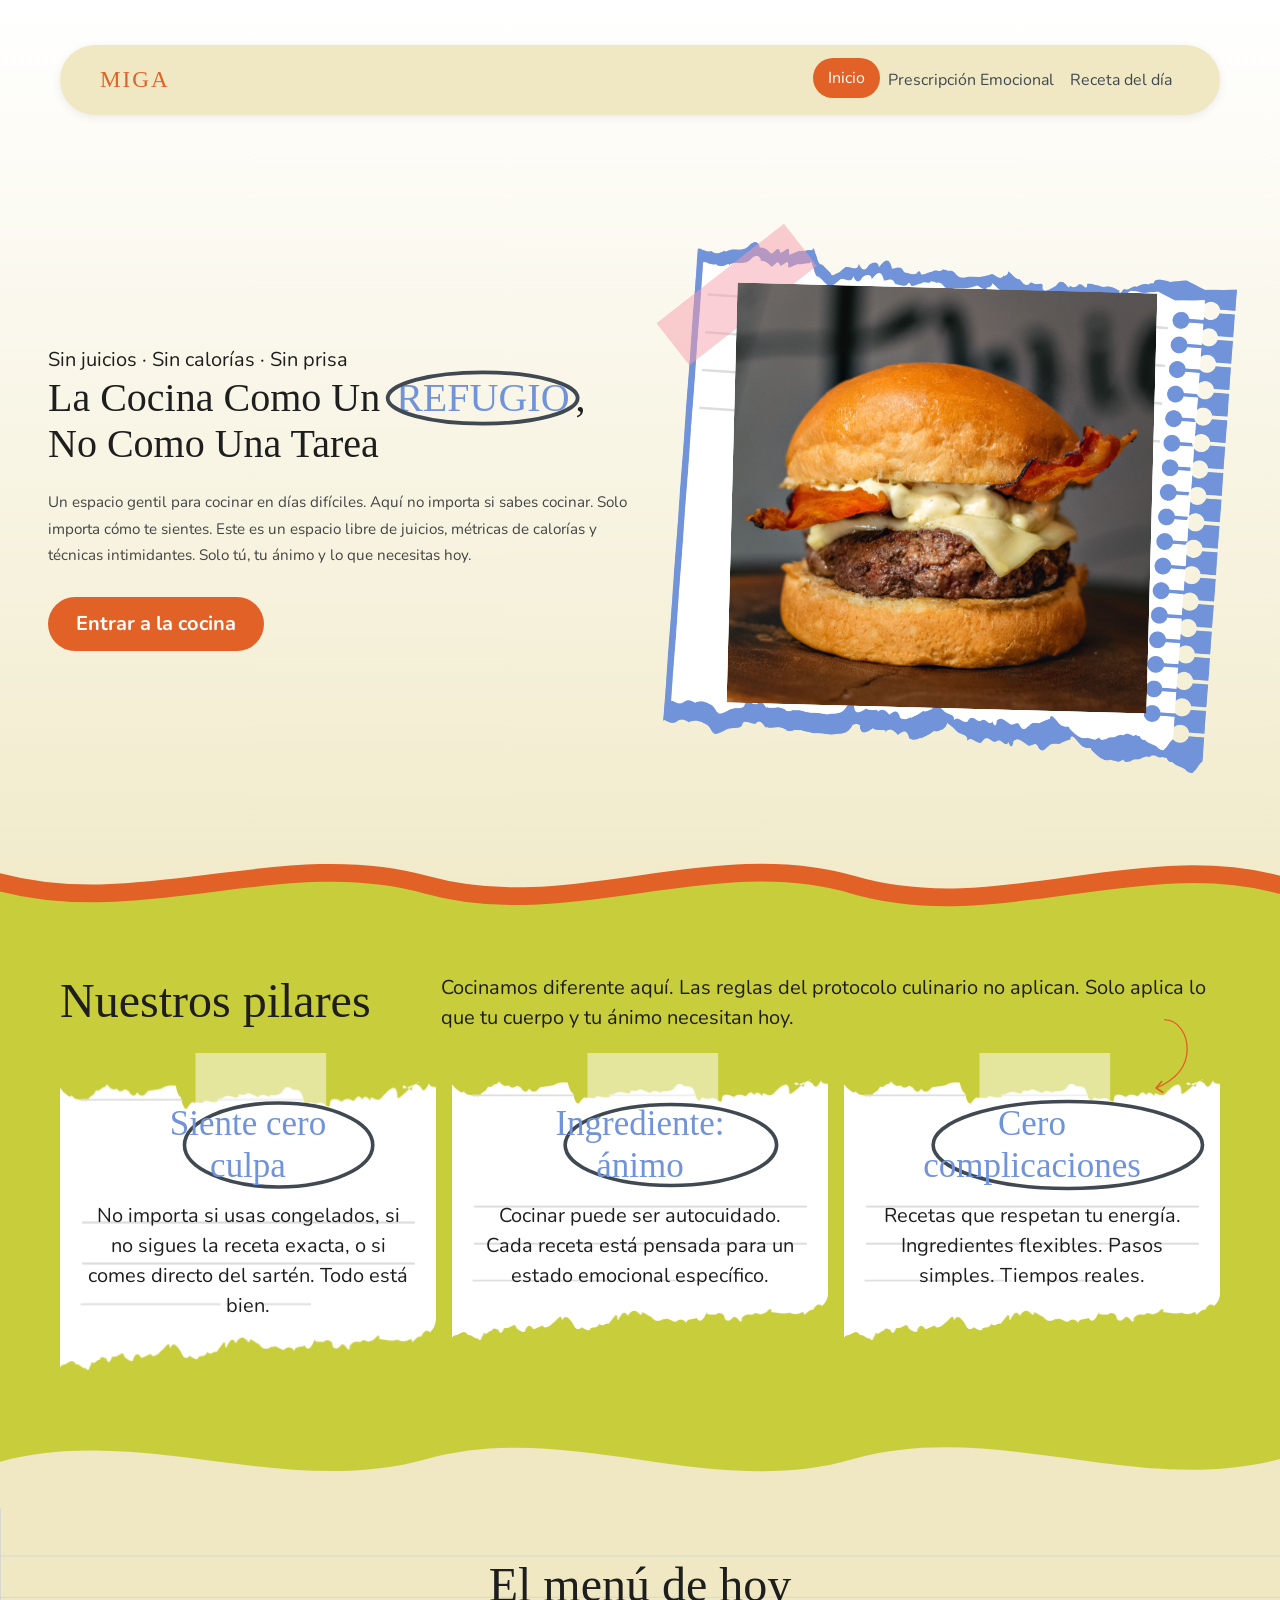
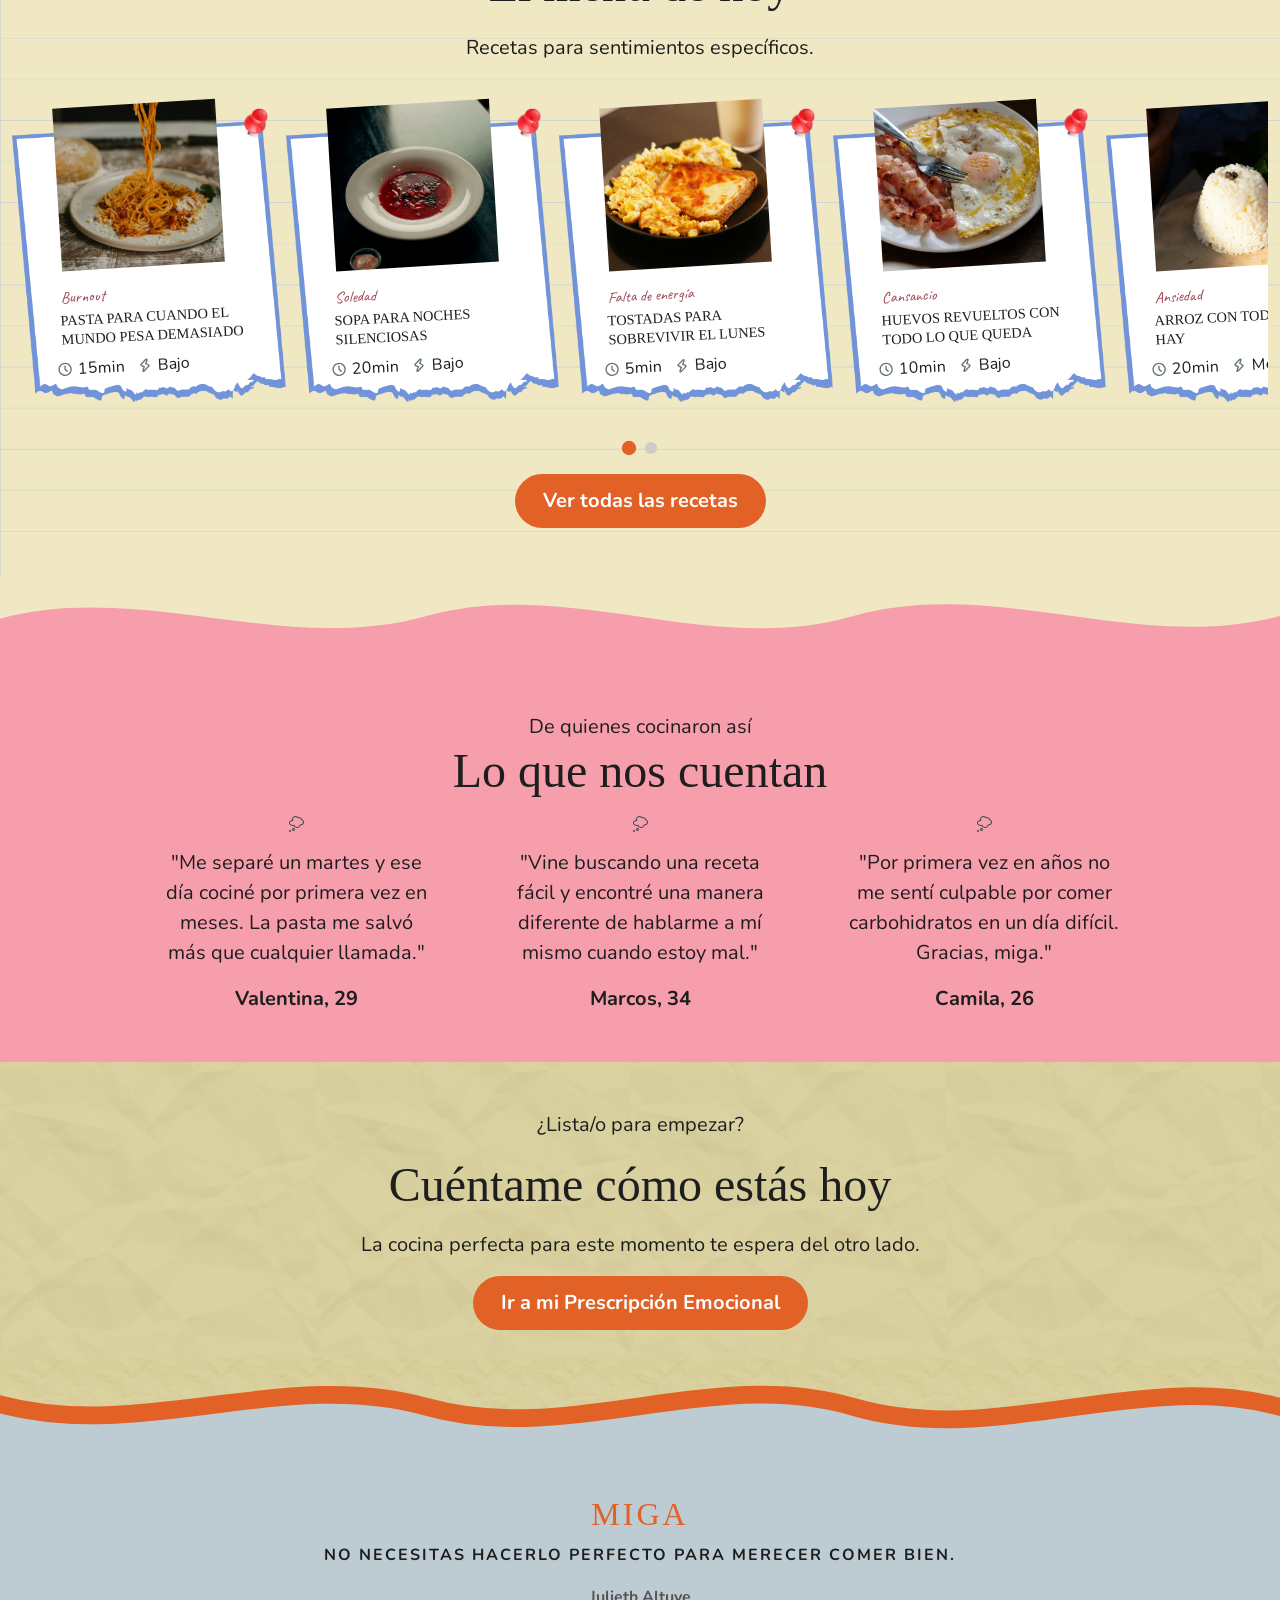
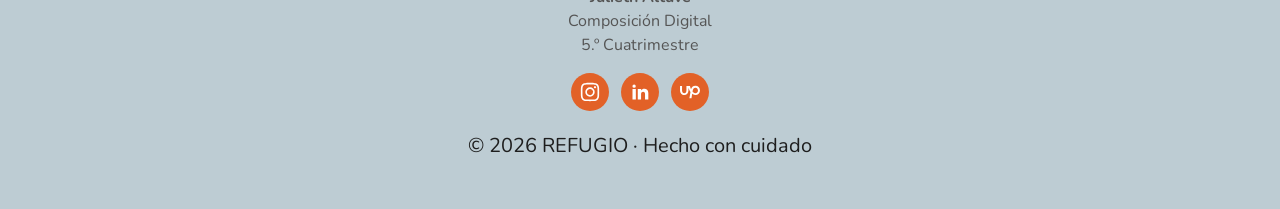
<file: index.html>
<!DOCTYPE html>
<html lang="es">
<head>
    <meta charset="UTF-8">
    <meta name="viewport" content="width=device-width, initial-scale=1.0">
    <title>Miga | La cocina como refugio</title>
    <link rel="icon" type="image/png" href="visuales/icono.png">

    <link href="https://cdn.jsdelivr.net/npm/bootstrap@5.3.8/dist/css/bootstrap.min.css" rel="stylesheet" integrity="sha384-sRIl4kxILFvY47J16cr9ZwB07vP4J8+LH7qKQnuqkuIAvNWLzeN8tE5YBujZqJLB" crossorigin="anonymous">


      <link rel="preconnect" href="https://fonts.googleapis.com">
  <link href="https://fonts.googleapis.com/css2?family=Permanent+Marker&family=Caveat:wght@600;700&family=Nunito:wght@400;600;700&display=swap" rel="stylesheet">
    
    <link rel="stylesheet" href="css/estilos.css">




</head>


<body>
<header id="inicio"> 

     <nav class="navbar navbar-expand-lg">
  <div class="container-fluid">
    <h1 class="navbar-brand">MIGA</h1>
    <button class="navbar-toggler" type="button" data-bs-toggle="collapse" data-bs-target="#navbar" aria-controls="navbar" aria-expanded="false" aria-label="Menu de navegación">
      <span class="navbar-toggler-icon"></span>
    </button>
    <div class="collapse navbar-collapse" id="navbar">
      <div class="navbar-nav">
        <a class="nav-link-active" href="#">Inicio</a>
        <a class="nav-link" href="secciones/prescripcion.html">Prescripción Emocional</a>
        <a class="nav-link" href="secciones/receta.html">Receta del día</a>
      </div>
    </div>
  </div>
</nav>
</header>




<main>     
  <section id="hero-receta" class="container-xxl p-5">

      <div class="row align-items-center">
        
       <div class="col-sm-12 col-lg-6 d-flex flex-column align-items-center align-items-lg-start">
          <p class="text-center text-lg-start">Sin juicios · Sin calorías · Sin prisa</p>
          <h1 class="hero-title text-center text-lg-start">
         La cocina como un <span class="refugio">REFUGIO<svg viewBox="0 0 160 48" xmlns="http://www.w3.org/2000/svg"><ellipse cx="80" cy="24" rx="74" ry="20" /></svg></span>, no
        como una tarea
      </h1>

        <p class="hero-desc text-center text-lg-start">
        Un espacio gentil para cocinar en días difíciles. Aquí no importa si sabes cocinar. Solo importa cómo te sientes. Este es un espacio libre de juicios, métricas de calorías y técnicas intimidantes. Solo tú, tu ánimo y lo que necesitas hoy.
      </p>

          <a href="secciones/prescripcion.html" class="btn btn-primary ">Entrar a la cocina</a>
        </div>



    <div class="col-sm-12 col-lg-6 justify-content-center d-flex">
      <div class="polaroid">
        <div id="carouselExampleAutoplaying" class="carousel slide" data-bs-ride="carousel">
          <div class="carousel-inner1">
 
            <div class="carousel-item active">

              <figure>
        <picture>
            <source media="(max-width: 554px )" srcset="visuales/burger_cl.jpg">
            <source media="(max-width: 768px )" srcset="visuales/burger_tb.jpg">
            <img src="visuales/burger_pc.jpg" class="img-fluid" alt="Hamburguesa casera">
        </picture>
     </figure>

            </div>
 
            <div class="carousel-item">

              <figure>
        <picture>
            <source media="(max-width: 554px )" srcset="visuales/ramen_cl.jpg">
            <source media="(max-width: 768px )" srcset="visuales/ramen_tb.jpg">
            <img src="visuales/ramen_pc.jpg" class="img-fluid" alt="Ramen casero">
        </picture>
     </figure>
            </div>
 
            <div class="carousel-item">

             <figure>
        <picture>
            <source media="(max-width: 554px )" srcset="visuales/plato_cl.jpg">
            <source media="(max-width: 768px )" srcset="visuales/plato_tb.jpg">
            <img src="visuales/plato_pc.jpg" class="img-fluid" alt="Plato con carne fresca">
        </picture>
     </figure>
            </div>
              </div>
            </div>
          </div>
      </div>
  </div>
</section>
 </main>
 
<!-- ========================================================
     WAVE 1 — crema → verde
     ======================================================== -->
<div class="wave-wrap1" aria-hidden="true">
  <svg viewBox="0 0 1440 100" xmlns="http://www.w3.org/2000/svg" preserveAspectRatio="none">
    <!-- green fill -->
    <path d="M0,52 C160,95 320,10 480,55 C640,100 800,8  960,55 C1120,102 1280,12 1440,55 L1440,100 L0,100 Z"
          fill="#C8CD3B"/>
    <!-- orange outline wave on top -->
    <path d="M0,52 C160,95 320,10 480,55 C640,100 800,8  960,55 C1120,102 1280,12 1440,55"
          fill="none" stroke="#E26127" stroke-width="20" stroke-linecap="round"/>
  </svg>
</div>



<section class="pilares container-fluid p-3 p-lg-5" id="pilares">
 <div class="container-xxl">
  <div class="pilares-top">
    <h2 class="pilares-title reveal">Nuestros pilares</h2>
 
    <!-- Curly arrow SVG -->
<svg class="pilares-top-arrow" viewBox="0 0 120 130" fill="none"
     xmlns="http://www.w3.org/2000/svg" aria-hidden="true"
     style="width: 80px; height: 104px;">
  <path d="M55,12 C75,12 90,32 90,57 C90,82 73,102 45,115"
        stroke="#E26127" stroke-width="2" stroke-linecap="round" fill="none"/>
  <path d="M53,105 L45,115 L55,121"
        stroke="#E26127" stroke-width="2.5" stroke-linecap="round" stroke-linejoin="round" fill="none"/>
</svg>
 
    <p>
      Cocinamos diferente aquí. Las reglas del protocolo culinario no
      aplican. Solo aplica lo que tu cuerpo y tu ánimo necesitan hoy.
    </p>
  </div>
 
 
  <div class="row g-3">
 
    <div class="col-12 col-md-6 col-lg-4">
      <div class="pilar-card d-flex flex-column align-items-center">
      <h3 class="pilar-name reveal d-flex flex-column justify-content-center">
     Siente cero <br> culpa
    <svg viewBox="0 0 180 58" xmlns="http://www.w3.org/2000/svg">
    <ellipse cx="75" cy="29" rx="65" ry="29" fill="none" stroke="#404952" stroke-width="2"/>
    </svg>
</h3>
      <p>No importa si usas congelados, si no sigues la receta exacta, o si comes directo del sartén. Todo está bien.</p>
    </div>
    </div>
 
    <div class="col-12 col-md-6 col-lg-4">
      <div class="pilar-card d-flex flex-column align-items-center">
      <h3 class="pilar-name reveal">
        Ingrediente:<br>ánimo
        <svg viewBox="0 0 160 58" xmlns="http://www.w3.org/2000/svg"><ellipse cx="80" cy="29" rx="73" ry="28" fill="none" stroke="#404952" stroke-width="2"/></svg>
      </h3>
      <p>Cocinar puede ser autocuidado. Cada receta está pensada para un estado emocional específico.</p>
    </div>
    </div>
 
    <div class="col-12 col-lg-4">
      <div class="pilar-card d-flex flex-column align-items-center">
      <h3 class="pilar-name reveal">
        Cero<br>complicaciones
        <svg viewBox="0 0 200 58" xmlns="http://www.w3.org/2000/svg"><ellipse cx="100" cy="29" rx="93" ry="30" fill="none" stroke="#404952" stroke-width="2"/></svg>
      </h3>
      <p>Recetas que respetan tu energía. Ingredientes flexibles. Pasos simples. Tiempos reales.</p>
    </div>
    </div>
 </div>
  </div>
 
</section>

  <!-- WAVE -->
<div class="wave-wrap" style="background:#C8CD3B;" aria-hidden="true">
  <svg viewBox="0 0 1440 100" xmlns="http://www.w3.org/2000/svg" preserveAspectRatio="none">
    <path d="M0,48 C160,5 320,90 480,45 C640,0 800,92 960,45 C1120,0 1280,88 1440,45 L1440,100 L0,100 Z" fill="#EFE8C3"/>
  </svg>
</div>



<section class="menu container-fluid">

  <div class="container-xxl menu-heading col-12 pt-4 pt-lg-5">
    <h2 class="reveal">El menú de hoy</h2>
    <p class="reveal">Recetas para sentimientos específicos.</p>
  </div>
 
<div class="menu-track-outer">
  <div id="menuCarousel" class="carousel slide" data-bs-ride="false">
    <div class="carousel-inner">


      <div class="carousel-item active">
        <div class="receta-row">

          <a href="/secciones/receta.html" class="receta-card">
            <div class="receta-img-wrap">
              <figure>
                <picture>
                  <source media="(max-width: 554px)" srcset="visuales/pasta_cl.jpg">
                  <source media="(max-width: 768px)" srcset="visuales/pasta_tb.jpg">
                  <img src="visuales/pasta_pc.jpg" class="img-fluid receta-img" alt="Pasta">
                </picture>
              </figure>
            </div>
            <p class="receta-emocion">Burnout</p>
            <h3 class="receta-name">Pasta para cuando el mundo pesa demasiado</h3>
            <ul class="info d-flex flex-row">
              <li class="info-item d-flex flex-row">
                <img src="visuales/tiempo.svg" alt="tiempo icono" class="icono">
                <p>15min</p>
              </li>
              <li class="info-item d-flex flex-row">
                <img src="visuales/esfuerzo.svg" alt="esfuerzo icono" class="icono">
                <p>Bajo</p>
              </li>
            </ul>
          </a>

          <div class="receta-card" data-bs-toggle="modal" data-bs-target="#recetaModal">
            <div class="receta-img-wrap">
              <figure>
                <picture>
                  <source media="(max-width: 554px)" srcset="visuales/sopa_cl.jpg">
                  <source media="(max-width: 768px)" srcset="visuales/sopa_tb.jpg">
                  <img src="visuales/sopa_pc.jpg" class="img-fluid receta-img" alt="Sopa roja">
                </picture>
              </figure>
            </div>
            <p class="receta-emocion">Soledad</p>
            <h3 class="receta-name">Sopa para noches silenciosas</h3>
            <ul class="info d-flex flex-row">
              <li class="info-item d-flex flex-row">
                <img src="visuales/tiempo.svg" alt="tiempo icono" class="icono">
                <p>20min</p>
              </li>
              <li class="info-item d-flex flex-row">
                <img src="visuales/esfuerzo.svg" alt="esfuerzo icono" class="icono">
                <p>Bajo</p>
              </li>
            </ul>
          </div>

          <div class="receta-card" data-bs-toggle="modal" data-bs-target="#recetaModal">
            <div class="receta-img-wrap">
              <figure>
                <picture>
                  <source media="(max-width: 554px)" srcset="visuales/tostadas_cl.jpg">
                  <source media="(max-width: 768px)" srcset="visuales/tostadas_tb.jpg">
                  <img src="visuales/tostadas_pc.jpg" class="img-fluid receta-img" alt="Tostadas">
                </picture>
              </figure>
            </div>
            <p class="receta-emocion">Falta de energía</p>
            <h3 class="receta-name">Tostadas para sobrevivir el lunes</h3>
            <ul class="info d-flex flex-row">
              <li class="info-item d-flex flex-row">
                <img src="visuales/tiempo.svg" alt="tiempo icono" class="icono">
                <p>5min</p>
              </li>
              <li class="info-item d-flex flex-row">
                <img src="visuales/esfuerzo.svg" alt="esfuerzo icono" class="icono">
                <p>Bajo</p>
              </li>
            </ul>
          </div>

          <div class="receta-card" data-bs-toggle="modal" data-bs-target="#recetaModal">
            <div class="receta-img-wrap">
              <figure>
                <picture>
                  <source media="(max-width: 554px)" srcset="visuales/huevos_cl.jpg">
                  <source media="(max-width: 768px)" srcset="visuales/huevos_tb.jpg">
                  <img src="visuales/huevos_pc.jpg" class="img-fluid receta-img" alt="Huevos revueltos">
                </picture>
              </figure>
            </div>
            <p class="receta-emocion">Cansancio</p>
            <h3 class="receta-name">Huevos revueltos con todo lo que queda</h3>
            <ul class="info d-flex flex-row">
              <li class="info-item d-flex flex-row">
                <img src="visuales/tiempo.svg" alt="tiempo icono" class="icono">
                <p>10min</p>
              </li>
              <li class="info-item d-flex flex-row">
                <img src="visuales/esfuerzo.svg" alt="esfuerzo icono" class="icono">
                <p>Bajo</p>
              </li>
            </ul>
          </div>


          <div class="receta-card" data-bs-toggle="modal" data-bs-target="#recetaModal">
            <div class="receta-img-wrap">
              <figure>
                <picture>
                  <source media="(max-width: 554px)" srcset="visuales/arroz_cl.jpg">
                  <source media="(max-width: 768px)" srcset="visuales/arroz_tb.jpg">
                  <img src="visuales/arroz_pc.jpg" class="img-fluid receta-img" alt="Arroz">
                </picture>
              </figure>
            </div>
            <p class="receta-emocion">Ansiedad</p>
            <h3 class="receta-name">Arroz con todo lo que hay</h3>
            <ul class="info d-flex flex-row">
              <li class="info-item d-flex flex-row ">
                <img src="visuales/tiempo.svg" alt="tiempo icono" class="icono">
                <p>20min</p>
              </li>
              <li class="info-item d-flex flex-row">
                <img src="visuales/esfuerzo.svg" alt="esfuerzo icono" class="icono">
                <p>Medio</p>
              </li>
            </ul>
          </div>

          <div class="receta-card" data-bs-toggle="modal" data-bs-target="#recetaModal">
            <div class="receta-img-wrap">
              <figure>
                <picture>
                  <source media="(max-width: 554px)" srcset="visuales/sopa-abuela_cl.jpg">
                  <source media="(max-width: 768px)" srcset="visuales/sopa-abuela_tb.jpg">
                  <img src="visuales/sopa-abuela_pc.jpg" class="img-fluid receta-img" alt="Sopa de la abuela">
                </picture>
              </figure>
            </div>
            <p class="receta-emocion">Nostalgia</p>
            <h3 class="receta-name">Sopa de la abuela en 20 minutos</h3>
            <ul class="info d-flex flex-row">
              <li class="info-item d-flex flex-row">
                <img src="visuales/tiempo.svg" alt="tiempo icono" class="icono">
                <p>20min</p>
              </li>
              <li class="info-item d-flex flex-row">
                <img src="visuales/esfuerzo.svg" alt="esfuerzo icono" class="icono">
                <p>Bajo</p>
              </li>
            </ul>
          </div>

          <div class="receta-card" data-bs-toggle="modal" data-bs-target="#recetaModal">
            <div class="receta-img-wrap">
              <figure>
                <picture>
                  <source media="(max-width: 554px)" srcset="visuales/tostadas-miel_cl.jpg">
                  <source media="(max-width: 768px)" srcset="visuales/tostadas-miel_tb.jpg">
                  <img src="visuales/tostadas-miel_pc.jpg" class="img-fluid receta-img" alt="Tostadas con miel">
                </picture>
              </figure>
            </div>
            <p class="receta-emocion">Tristeza</p>
            <h3 class="receta-name">Tostadas con mantequilla y miel</h3>
            <ul class="info d-flex flex-row">
              <li class="item d-flex flex-row">
                <img src="visuales/tiempo.svg" alt="tiempo icono" class="icono">
                <p>5min</p>
              </li>
              <li class="item d-flex flex-row">
                <img src="visuales/esfuerzo.svg" alt="esfuerzo icono" class="icono">
                <p>Bajo</p>
              </li>
            </ul>
          </div>

          <div class="receta-card" data-bs-toggle="modal" data-bs-target="#recetaModal">
            <div class="receta-img-wrap">
              <figure>
                <picture>
                  <source media="(max-width: 554px)" srcset="visuales/omelette_cl.jpg">
                  <source media="(max-width: 768px)" srcset="visuales/omelette_tb.jpg">
                  <img src="visuales/omelette_pc.jpg" class="img-fluid receta-img" alt="Omelette">
                </picture>
              </figure>
            </div>
            <p class="receta-emocion">Estrés</p>
            <h3 class="receta-name">Omelette rápido de tres ingredientes</h3>
            <ul class="info d-flex flex-row">
              <li class="item d-flex flex-row">
                <img src="visuales/tiempo.svg" alt="tiempo icono" class="icono">
                <p>8min</p>
              </li>
              <li class="item d-flex flex-row">
                <img src="visuales/esfuerzo.svg" alt="esfuerzo icono" class="icono">
                <p>Bajo</p>
              </li>
            </ul>
          </div>

        </div>

        </div>
      </div>
    </div>
  </div>
  
  <!-- /menu-track-outer -->
 
  <div class="menu-dots" role="group" aria-label="Página de recetas">
    
  </div>
 
  <div class="container-xxl menu-cta d-flex justify-content-center pb-4 pb-lg-5">
    <a href="secciones/prescripcion.html" class="btn-primary">Ver todas las recetas</a>
  </div>
 
</section>




    
  
  <!-- WAVE -->
<div class="wave-wrap" style="background:#EFE8C3;" aria-hidden="true">
  <svg viewBox="0 0 1440 100" xmlns="http://www.w3.org/2000/svg" preserveAspectRatio="none">
    <path d="M0,48 C160,5 320,90 480,45 C640,0 800,92 960,45 C1120,0 1280,88 1440,45 L1440,100 L0,100 Z" fill="#F79EAD"/>
  </svg>
</div>



<section class="testimonials container-fluid p-4 p-lg-5">
    <div class="testimonials-inner container-xxl gap-3 d-flex flex-column">

      <div class="testimonials-header col">
        <p>De quienes cocinaron así</p>
        <h2>Lo que nos cuentan</h2>
      </div>

      <div class="row d-flex flex-column-md gap-5 justify-content-center">

        <div class="testimonial-card col-12 col-lg-3 align-items-center d-flex flex-column gap-3">
          <img src="visuales/testimonios.svg" alt="tiempo icono" class="icono">
          <p class="testimonial-text">"Me separé un martes y ese día cociné por primera vez en meses. La pasta me salvó más que cualquier llamada."</p>
          <p> <strong>Valentina, 29</strong></p>
        </div>

        <div class="testimonial-card col-12 col-lg-3 align-items-center d-flex flex-column gap-3">
          <img src="visuales/testimonios.svg" alt="tiempo icono" class="icono">
          <p class="testimonial-text">"Vine buscando una receta fácil y encontré una manera diferente de hablarme a mí mismo cuando estoy mal."</p>
          <p> <strong>Marcos, 34</strong></p>
        </div>

        <div class="testimonial-card col-12 col-lg-3 align-items-center d-flex flex-column gap-3">
          <img src="visuales/testimonios.svg" alt="tiempo icono" class="icono">
          <p class="testimonial-text">"Por primera vez en años no me sentí culpable por comer carbohidratos en un día difícil. Gracias, miga."</p>
          <p> <strong>Camila, 26</strong></p>
        </div>

      </div>
    </div>
  </section>


<section class="cta-section container-fluid p-5">
    <div class="d-flex flex-column gap-3 align-items-center container-xxl">
      <p class="text-center">¿Lista/o para empezar?</p>
      <h2 class="text-center">Cuéntame cómo estás hoy</h2>
      <p class="text-center">La cocina perfecta para este momento te espera del otro lado.</p>

      <a href="secciones/prescripcion.html" class="btn btn-primary">Ir a mi Prescripción Emocional</a>
    </div>
</section>



 
  <div class="wave-wrap" aria-hidden="true">
  <svg viewBox="0 0 1440 100" xmlns="http://www.w3.org/2000/svg" preserveAspectRatio="none">

    <path d="M0,52 C160,95 320,10 480,55 C640,100 800,8  960,55 C1120,102 1280,12 1440,55 L1440,100 L0,100 Z"
          fill="#BDCCD3"/>
    <path d="M0,52 C160,95 320,10 480,55 C640,100 800,8  960,55 C1120,102 1280,12 1440,55"
          fill="none" stroke="#E26127" stroke-width="20" stroke-linecap="round"/>
  </svg>
</div>
 




<footer class="footer col-12 p-5">

  <h1 class="footer-brand">MIGA</h1>
  <p class="footer-tagline">No necesitas hacerlo perfecto para merecer comer bien.</p>
 
  <p class="footer-dev">
    <strong>Julieth Altuve</strong> <br> Composición Digital <br> 5.º Cuatrimestre
  </p>
 
  <nav class="footer-social" aria-label="Redes sociales">
    <ul>
      <li>
         <a href="https://www.instagram.com/jvap.design/" target="_blank" rel="noopener noreferrer" aria-label="Instagram">
        <img src="visuales/instagram-icono.svg" alt="Instagram Icono" width="20" height="20"></a>
      </li>

      <li>
         <a href="www.linkedin.com/in/julieth-altuve" target="_blank" rel="noopener noreferrer" aria-label="LinkedIn">
        <img src="visuales/linkedin-icono.svg" alt="LinkedIn Icono" width="20" height="20"></a>
      </li>


      <li>
         <a href="https://www.upwork.com/freelancers/~01a9d50e97b42b6bd5?mp_source=share" target="_blank" rel="noopener noreferrer" aria-label="Upwork">
        <img src="visuales/upwork-icono.svg" alt="Upwork Icono" width="20" height="20"></a>
      </li>
    </ul>
  
  </nav>
 
  <p class="footer-copy">© 2026 REFUGIO  ·  Hecho con cuidado</p>
  
</footer>
 
 
<!-- ========================================================
     Pop Up recetas
     ======================================================== -->
<div class="modal fade" id="recetaModal" tabindex="-1" role="dialog" aria-labelledby="recetaModalLabel" aria-hidden="true">


  <div class="modal-dialog modal-dialog-centered">
    <div class="modal-content">
      <div class="modal-header">
        <h2 class="modal-title" id="recetaModalLabel">
          Receta próximamente</h2>

        <button type="button" class="btn-close" data-bs-dismiss="modal" aria-label="Cerrar"></button>
      </div>

      <div class="modal-body">
        <p>Esta receta completa estará disponible muy pronto en
           <strong>Preescripción Emocional</strong>. Mientras tanto puedes
           explorar todas las recetas disponibles.</p>
      </div>

      <div class="modal-footer">
        <a href="prescripcion.html" class="boton-popup">
          Ver recetas
        </a>
      </div>
    </div>
  </div>
</div>
 




 
<!-- Bootstrap JS -->
<script src="https://cdn.jsdelivr.net/npm/bootstrap@5.3.3/dist/js/bootstrap.bundle.min.js"></script>






 
<script>
 /* --- Scroll reveal --- */
const revealObserver = new IntersectionObserver(entries => {
  entries.forEach(e => {
    if (e.isIntersecting) { e.target.classList.add('in'); revealObserver.unobserve(e.target); }
  });
}, { threshold: 0.12 });
document.querySelectorAll('.reveal').forEach(el => revealObserver.observe(el));

/* --- Pilar card oval stroke on scroll --- */
const pilarObserver = new IntersectionObserver(entries => {
  entries.forEach(e => {
    if (e.isIntersecting) {
      e.target.querySelectorAll('.pilar-name').forEach(n => n.classList.add('visible'));
      pilarObserver.unobserve(e.target);
    }
  });
}, { threshold: 0.3 });
document.querySelectorAll('.pilar-card').forEach(c => pilarObserver.observe(c));

/* --- Carousel de recetas con scroll horizontal --- */
const dotsContainer = document.querySelector('.menu-dots');
const row = document.querySelector('.receta-row');

function getCardsPerPage() {
  return window.innerWidth >= 1024 ? 4
       : window.innerWidth >= 768  ? 2
       : 1;
}

function getTotalPages() {
  return Math.ceil(row.querySelectorAll('.receta-card').length / getCardsPerPage());
}

function getPageWidth() {
  return (row.querySelector('.receta-card').offsetWidth + 12) * getCardsPerPage();
}

function buildDots() {
  dotsContainer.innerHTML = '';
  for (let i = 0; i < getTotalPages(); i++) {
    const btn = document.createElement('button');
    btn.classList.add('menu-dot');
    if (i === 0) btn.classList.add('active');
    btn.setAttribute('aria-label', `Página ${i + 1}`);
    btn.addEventListener('click', () => scrollToPage(i));
    dotsContainer.appendChild(btn);
  }
}

function scrollToPage(i) {
  document.querySelectorAll('.menu-dot').forEach((d, j) =>
    d.classList.toggle('active', i === j)
  );
  row.scrollTo({ left: i * getPageWidth(), behavior: 'smooth' });
}

row.addEventListener('scroll', () => {
  const page = Math.min(
    Math.floor((row.scrollLeft + getPageWidth() * 0.5) / getPageWidth()),
    getTotalPages() - 1
  );
  document.querySelectorAll('.menu-dot').forEach((d, i) =>
    d.classList.toggle('active', i === page)
  );
});

window.addEventListener('resize', () => {
  buildDots();
  row.scrollTo({ left: 0, behavior: 'smooth' });
});

buildDots();

</script>
 
</body>
</html>
</file>
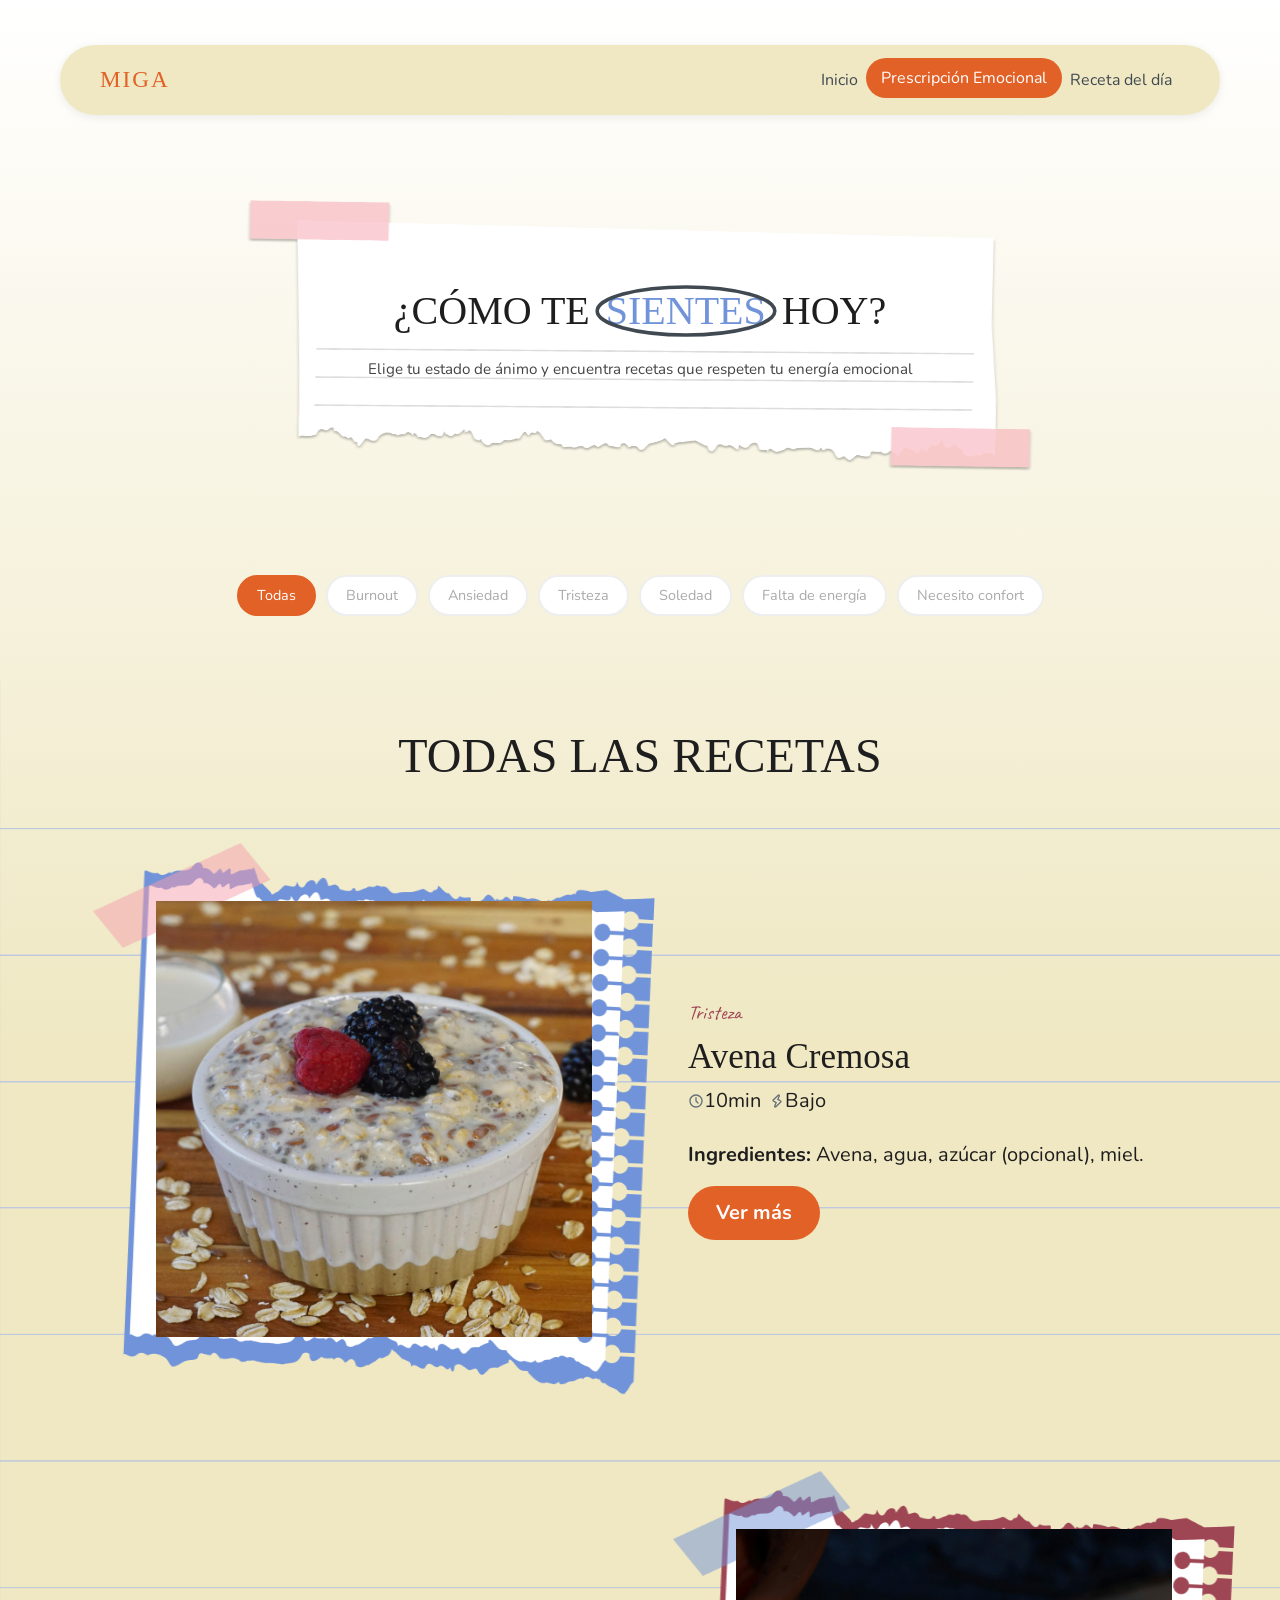
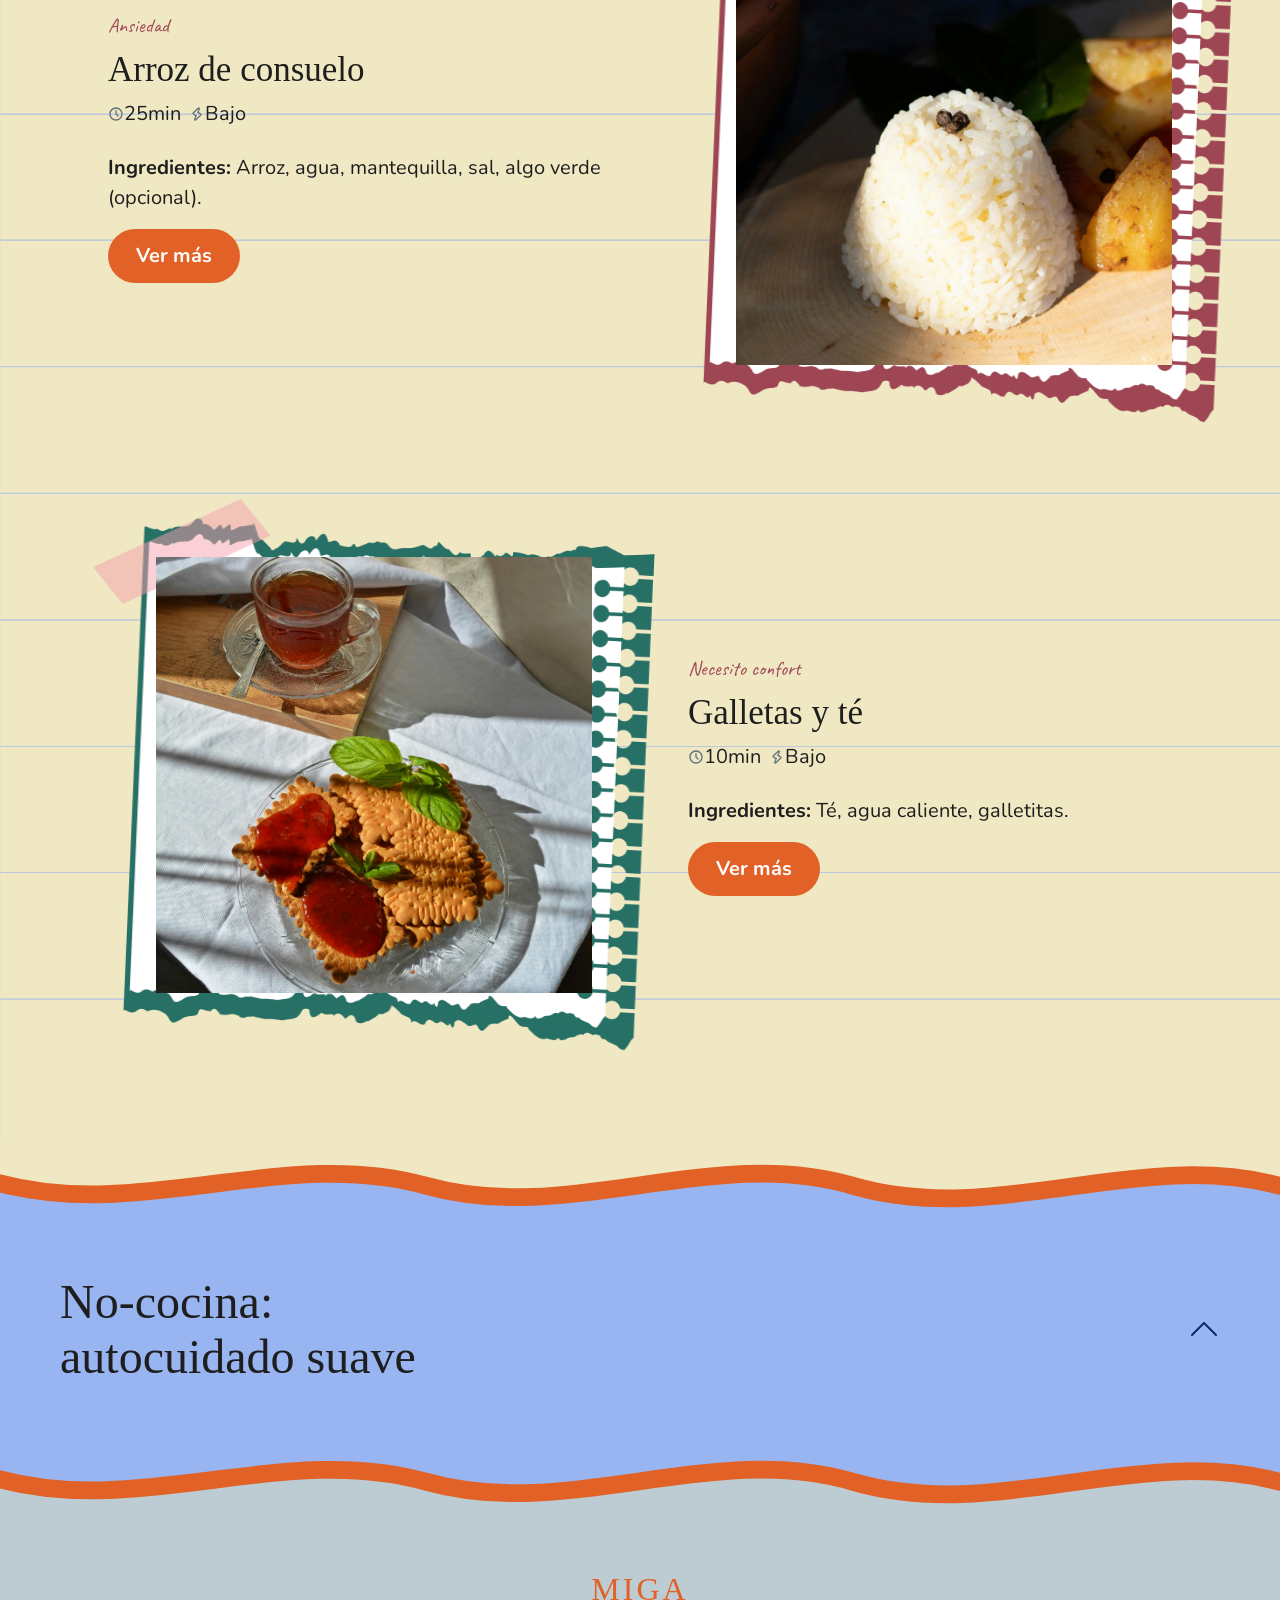
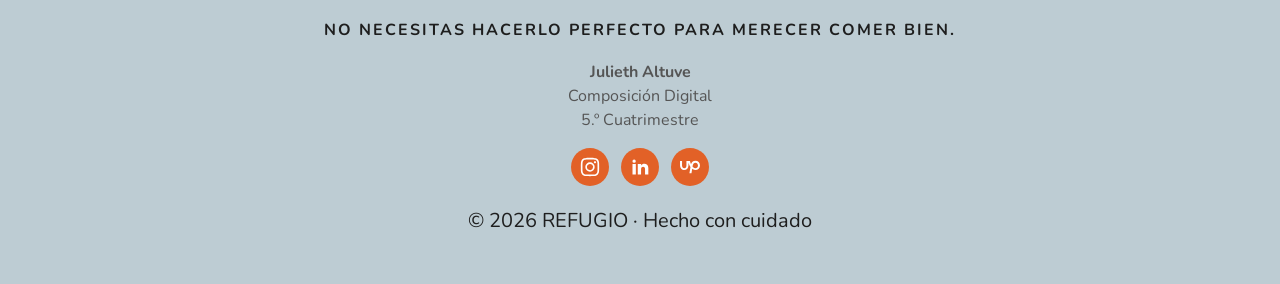
<file: secciones/prescripcion.html>
<!DOCTYPE html>
<html lang="es">
<head>
    <meta charset="UTF-8">
    <meta name="viewport" content="width=device-width, initial-scale=1.0">
    <title>Miga | La cocina como refugio</title>
    <link rel="icon" type="image/png" href="../visuales/icono.png">

    <link href="https://cdn.jsdelivr.net/npm/bootstrap@5.3.8/dist/css/bootstrap.min.css" rel="stylesheet" integrity="sha384-sRIl4kxILFvY47J16cr9ZwB07vP4J8+LH7qKQnuqkuIAvNWLzeN8tE5YBujZqJLB" crossorigin="anonymous">


      <link rel="preconnect" href="https://fonts.googleapis.com">
  <link href="https://fonts.googleapis.com/css2?family=Permanent+Marker&family=Caveat:wght@600;700&family=Nunito:wght@400;600;700&display=swap" rel="stylesheet">
    
    <link rel="stylesheet" href="../css/estilos.css">




</head>


<body>
<header id="inicio"> 

     <nav class="navbar navbar-expand-lg">
  <div class="container-fluid">
    <h1 class="navbar-brand" >MIGA</h1>
    <button class="navbar-toggler" type="button" data-bs-toggle="collapse" data-bs-target="#navbar" aria-controls="navbar" aria-expanded="false" aria-label="Menu de navegación">
      <span class="navbar-toggler-icon"></span>
    </button>
    <div class="collapse navbar-collapse" id="navbar">
      <div class="navbar-nav">
        <a class="nav-link" href="../index.html">Inicio</a>
        <a class="nav-link-active" href="#">Prescripción Emocional</a>
        <a class="nav-link" href="receta.html">Receta del día</a>
      </div>
    </div>
  </div>
</nav>
</header>






<main>     
  <section id="hero" class="container-xxl">

  <div class="align-items-center d-flex flex-column p-lg-5">
        
      <div class="col-12 polaroid-receta">
          <h1 class="hero-title text-center">
         ¿CÓMO TE <span class="refugio">SIENTES<svg viewBox="0 0 160 48" xmlns="http://www.w3.org/2000/svg"><ellipse cx="80" cy="24" rx="74" ry="20" /></svg></span> HOY?
      </h1>

        <p class="hero-desc text-center my-0">
        Elige tu estado de ánimo y encuentra recetas que respeten tu energía emocional
      </p>
     
       </div> 
  </div>
</section>
 </main>




<section class="filtros container-xxl p-3 p-lg-5">
  <div class="col-12 d-flex flex-column gap-4">
    <div class="filtros justify-content-md-center">
  <button class="filtro-btn active" data-filtro="todos">Todas</button>
  <button class="filtro-btn no-disponible" data-filtro="burnout">Burnout</button>
  <button class="filtro-btn no-disponible" data-filtro="ansiedad">Ansiedad</button>
  <button class="filtro-btn no-disponible" data-filtro="tristeza">Tristeza</button>
  <button class="filtro-btn no-disponible" data-filtro="soledad">Soledad</button>
  <button class="filtro-btn no-disponible" data-filtro="energia">Falta de energía</button>
  <button class="filtro-btn no-disponible" data-filtro="confort">Necesito confort</button>
</div>

<div class="filtro-aviso" id="filtroAviso" hidden>
  <p>Tenemos que agregar más recetas. Por ahora puedes ver la disponible en <strong>Todas</strong>.</p>
</div>
  </div>
</section>


<section class="container-fluid recetas">

<div class=" container-xxl p-3 p-lg-5">
  <div class="col-12">
          <h2 class="hero-title text-center">
         TODAS LAS RECETAS</h2>
    </div>

<div class="grid-recetas gap-3 gap-md-5 p-3 p-lg-5 d-flex flex-column flex-md-row align-items-center">

  <div class="grid-card grid-card-tristeza col-12 col-md-6 p-4 p-md-5"> 
    <div class="grid-img-wrap">
      <figure>
        <picture>
            <source media="(max-width: 554px )" srcset="../visuales/avena_cl.jpg">
            <source media="(max-width: 768px )" srcset="../visuales/avena_tb.jpg">
            <img src="../visuales/avena_pc.jpg" class="img-fluid" alt="Avena cremosa">
        </picture>
     </figure>
   </div>
  </div>

  <div class="grid-info col-12 col-md-6">
      <p class="receta px-0 pb-2">Tristeza</p>
      <h3>Avena Cremosa</h3>

      <ul class="d-flex flex-row gap-2 pt-2 pb-4">
              <li class="info-item d-flex flex-row">
                <img src="../visuales/tiempo.svg" alt="tiempo icono" class="icono">
                <p>10min</p>
              </li>
              <li class="info-item d-flex flex-row">
                <img src="../visuales/esfuerzo.svg" alt="esfuerzo icono" class="icono">
                <p>Bajo</p>
              </li>
            </ul>

        <p> <strong>Ingredientes:</strong> Avena, agua, azúcar (opcional), miel. </p>

        <div class="d-flex flex-sm-column justify-content-center align-items-md-start">
        <button class="btn btn-primary mt-3" data-bs-toggle="modal" data-bs-target="#recetaModal">Ver más</button>
        </div>
    </div>  
</div>


<div class="grid-recetas gap-3 gap-md-5 p-3 p-lg-5 d-flex flex-column flex-column-reverse flex-md-row align-items-center">

  <div class="grid-info col-12 col-md-6">
      <p class="receta px-0 pb-2">Ansiedad</p>
      <h3>Arroz de consuelo</h3>

      <ul class="d-flex flex-row gap-2 pt-2 pb-4">
              <li class="info-item d-flex flex-row">
                <img src="../visuales/tiempo.svg" alt="tiempo icono" class="icono">
                <p>25min</p>
              </li>
              <li class="info-item d-flex flex-row">
                <img src="../visuales/esfuerzo.svg" alt="esfuerzo icono" class="icono">
                <p>Bajo</p>
              </li>
            </ul>

        <p> <strong>Ingredientes:</strong> Arroz, agua, mantequilla, sal, algo verde (opcional). </p>

        <div class="d-flex flex-sm-column justify-content-center align-items-md-start">
        <button class="btn btn-primary mt-3" data-bs-toggle="modal" data-bs-target="#recetaModal">Ver más</button>
        </div>
    </div>  


     <div class="grid-card grid-card-ansiedad col-12 col-md-6 p-4 p-md-5"> 
    <div class="grid-img-wrap">
      <figure>
        <picture>
            <source media="(max-width: 554px )" srcset="../visuales/arroz_cl.jpg">
            <source media="(max-width: 768px )" srcset="../visuales/arroz_tb.jpg">
            <img src="../visuales/arroz_pc.jpg" class="img-fluid" alt="Arroz de consuelo">
        </picture>
     </figure>
   </div>
  </div>
</div>


<div class="grid-recetas gap-3 gap-md-5 p-3 p-lg-5 d-flex flex-column flex-md-row align-items-center">

  <div class="grid-card grid-card-confort col-12 col-md-6 p-4 p-md-5"> 
    <div class="grid-img-wrap">
      <figure>
        <picture>
            <source media="(max-width: 554px )" srcset="../visuales/galletas_cl.jpg">
            <source media="(max-width: 768px )" srcset="../visuales/galletas_tb.jpg">
            <img src="../visuales/galletas_pc.jpg" class="img-fluid" alt="Galletas y té">
        </picture>
     </figure>
   </div>
  </div>

  <div class="grid-info col-12 col-md-6">
      <p class="receta px-0 pb-2">Necesito confort</p>
      <h3>Galletas y té</h3>

      <ul class="d-flex flex-row gap-2 pt-2 pb-4">
              <li class="info-item d-flex flex-row">
                <img src="../visuales/tiempo.svg" alt="tiempo icono" class="icono">
                <p>10min</p>
              </li>
              <li class="info-item d-flex flex-row">
                <img src="../visuales/esfuerzo.svg" alt="esfuerzo icono" class="icono">
                <p>Bajo</p>
              </li>
            </ul>

        <p> <strong>Ingredientes:</strong> Té, agua caliente, galletitas. </p>

        <div class="d-flex flex-sm-column justify-content-center align-items-md-start">
        <button class="btn btn-primary mt-3" data-bs-toggle="modal" data-bs-target="#recetaModal">Ver más</button>
        </div>
    </div>  
</div>

</div>
</section>   



<div class="wave-wrap1" aria-hidden="true">
  <svg viewBox="0 0 1440 100" xmlns="http://www.w3.org/2000/svg" preserveAspectRatio="none">
    <!-- green fill -->
    <path d="M0,52 C160,95 320,10 480,55 C640,100 800,8  960,55 C1120,102 1280,12 1440,55 L1440,100 L0,100 Z"
          fill="#98b5f1"/>
    <!-- orange outline wave on top -->
    <path d="M0,52 C160,95 320,10 480,55 C640,100 800,8  960,55 C1120,102 1280,12 1440,55"
          fill="none" stroke="#E26127" stroke-width="20" stroke-linecap="round"/>
  </svg>
</div>





<section class="container-fluid p-3 p-lg-5" id="cta_final">

    <div class="accordion container-xxl" id="accordionIdeas">
      <div class="accordion-item">

        <h2>
  <button class="accordion-button" type="button" data-bs-toggle="collapse" data-bs-target="#collapseIdeas" aria-expanded="false" aria-controls="collapseIdeas">
    <span>No-cocina: <br>autocuidado suave</span>
  </button>
</h2>

        <div id="collapseIdeas" class="accordion-collapse collapse" data-bs-parent="#accordionIdeas">
          <div class="accordion-body px-0">
            <p>A veces no necesitas cocinar. Aquí hay ideas gentiles para cuidarte.</p>
            <ul class="lista-ideas">
              <li>Beber agua fría despacio</li>
              <li>Comer en el suelo sobre un cojín</li>
              <li>Usar platos pequeños (menos abrumador)</li>
              <li>Abrir una ventana mientras cocinas</li>
              <li>Poner música suave o silencio</li>
              <li>Lavarte las manos con agua tibia antes de empezar</li>
            </ul>
          </div>
        </div>

      </div>
    </div>
</section>


  <div class="wave-wrap-prescripcion" aria-hidden="true">
  <svg viewBox="0 0 1440 100" xmlns="http://www.w3.org/2000/svg" preserveAspectRatio="none">

    <path d="M0,52 C160,95 320,10 480,55 C640,100 800,8  960,55 C1120,102 1280,12 1440,55 L1440,100 L0,100 Z"
          fill="#BDCCD3"/>
    <path d="M0,52 C160,95 320,10 480,55 C640,100 800,8  960,55 C1120,102 1280,12 1440,55"
          fill="none" stroke="#E26127" stroke-width="20" stroke-linecap="round"/>
  </svg>
</div>



<footer class="footer col-12 p-5">

  <h1 class="footer-brand">MIGA</h1>
  <p class="footer-tagline">No necesitas hacerlo perfecto para merecer comer bien.</p>
 
  <p class="footer-dev">
    <strong>Julieth Altuve</strong> <br> Composición Digital <br> 5.º Cuatrimestre
  </p>
 
  <nav class="footer-social" aria-label="Redes sociales">
    <ul>
      <li>
         <a href="https://www.instagram.com/jvap.design/" target="_blank" rel="noopener noreferrer" aria-label="Instagram">
        <img src="../visuales/instagram-icono.svg" alt="Instagram Icono" width="20" height="20"></a>
      </li>

      <li>
         <a href="www.linkedin.com/in/julieth-altuve" target="_blank" rel="noopener noreferrer" aria-label="LinkedIn">
        <img src="../visuales/linkedin-icono.svg" alt="LinkedIn Icono" width="20" height="20"></a>
      </li>


      <li>
         <a href="https://www.upwork.com/freelancers/~01a9d50e97b42b6bd5?mp_source=share" target="_blank" rel="noopener noreferrer" aria-label="Upwork">
        <img src="../visuales/upwork-icono.svg" alt="Upwork Icono" width="20" height="20"></a>
      </li>
    </ul>
  
  </nav>
 
  <p class="footer-copy">© 2026 REFUGIO  ·  Hecho con cuidado</p>
  
</footer>

 
<!-- ========================================================
     Pop Up recetas
     ======================================================== -->
<div class="modal fade" id="recetaModal" tabindex="-1" role="dialog" aria-labelledby="recetaModalLabel" aria-hidden="true">


  <div class="modal-dialog modal-dialog-centered">
    <div class="modal-content">
      <div class="modal-header">
        <h2 class="modal-title" id="recetaModalLabel">
          Receta próximamente</h2>

        <button type="button" class="btn-close" data-bs-dismiss="modal" aria-label="Cerrar"></button>
      </div>

      <div class="modal-body">
        <p>Esta receta completa estará disponible muy pronto en
           <strong>Preescripción Emocional</strong>. Mientras tanto puedes
           explorar todas las recetas disponibles.</p>
      </div>

      <div class="modal-footer">
        <a href="prescripcion.html" class="boton-popup">
          Ver recetas
        </a>
      </div>
    </div>
  </div>
</div>



 
<!-- Bootstrap JS -->
<script src="https://cdn.jsdelivr.net/npm/bootstrap@5.3.3/dist/js/bootstrap.bundle.min.js"></script>






 
<script>
document.querySelectorAll('.filtro-btn.no-disponible').forEach(btn => {
  btn.addEventListener('click', () => {
    const aviso = document.getElementById('filtroAviso');
    aviso.hidden = false;
    // Lo oculta después de 4 segundos
    setTimeout(() => aviso.hidden = true, 4000);
  });
});

</script>
 
</body>
</html>
</file>
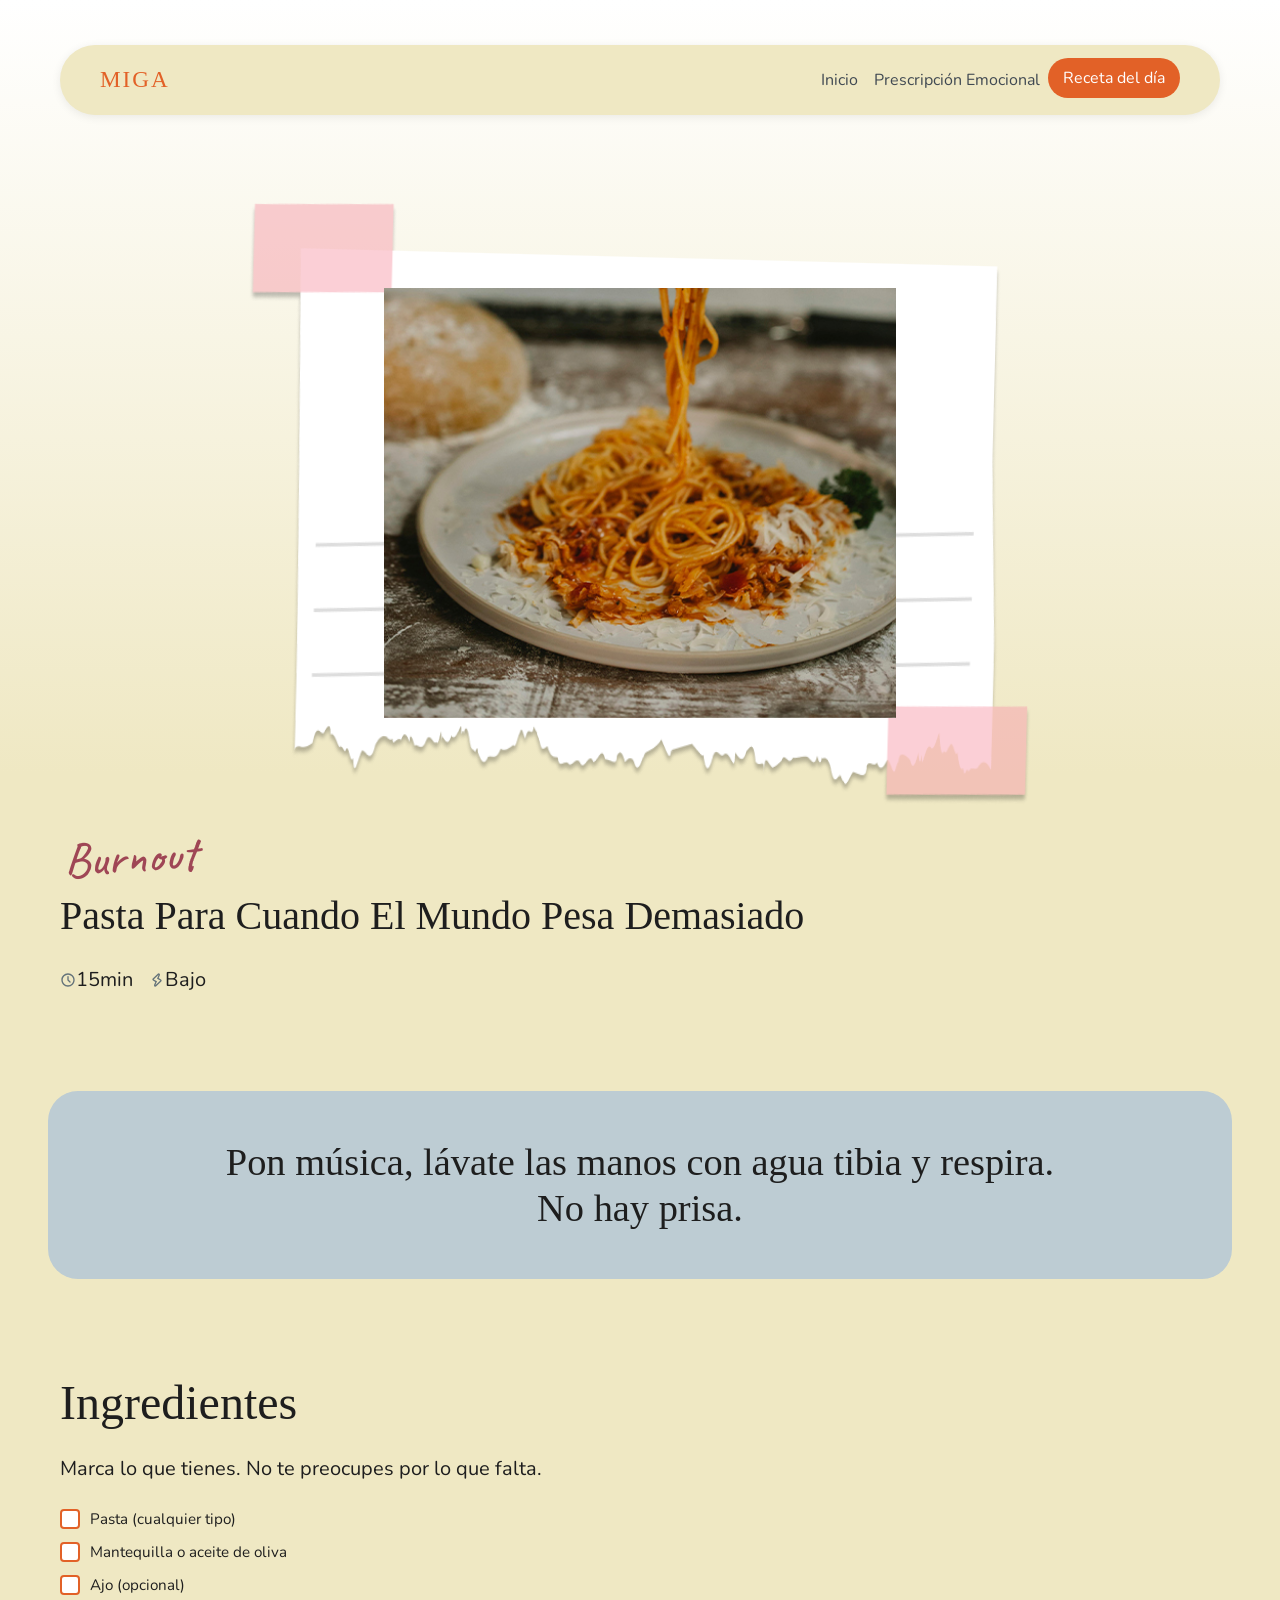
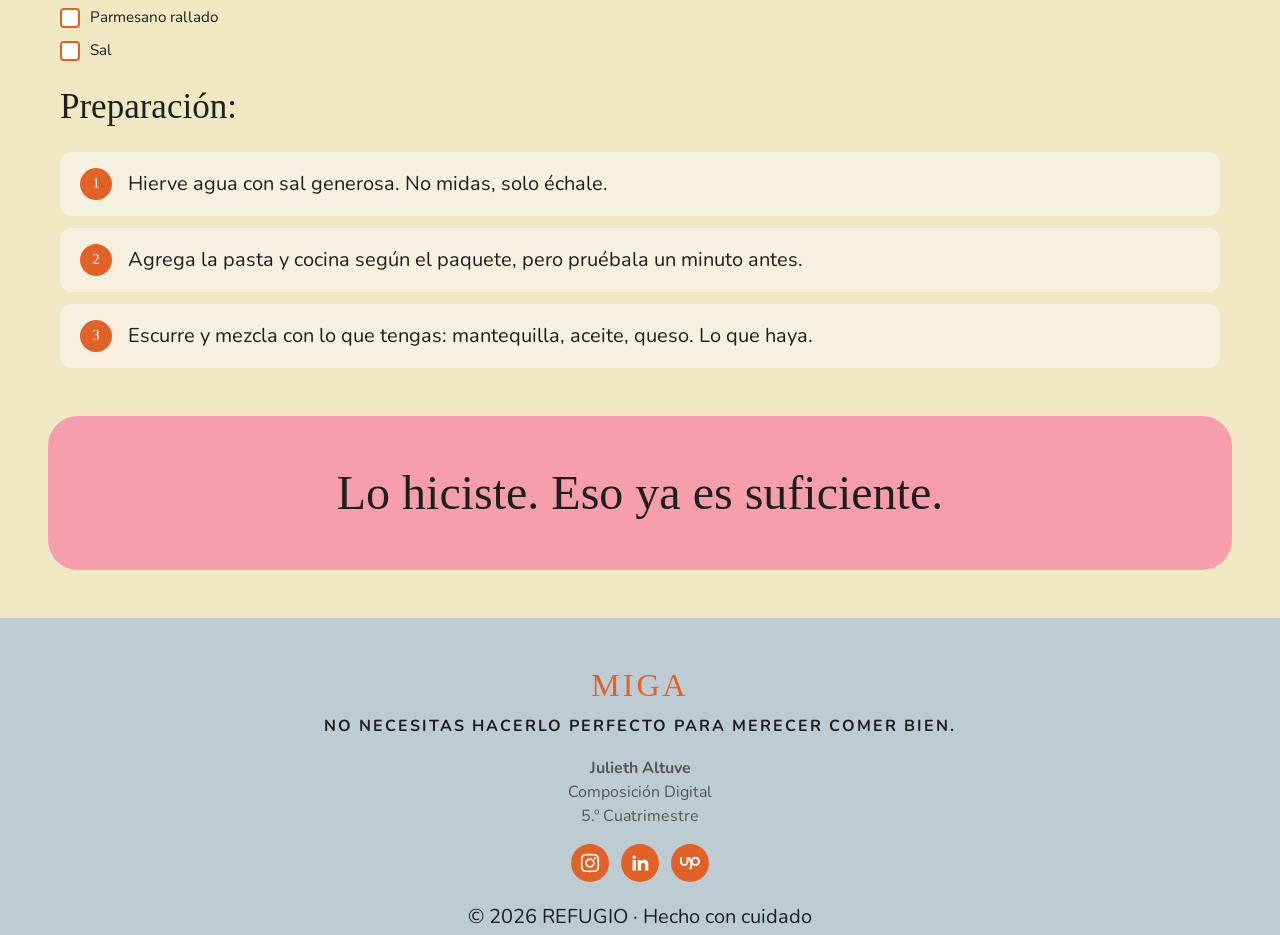
<file: secciones/receta.html>
<!DOCTYPE html>
<html lang="es">
<head>
    <meta charset="UTF-8">
    <meta name="viewport" content="width=device-width, initial-scale=1.0">
    <title>Miga | La cocina como refugio</title>
    <link rel="icon" type="image/png" href="../visuales/icono.png">

    <link href="https://cdn.jsdelivr.net/npm/bootstrap@5.3.8/dist/css/bootstrap.min.css" rel="stylesheet" integrity="sha384-sRIl4kxILFvY47J16cr9ZwB07vP4J8+LH7qKQnuqkuIAvNWLzeN8tE5YBujZqJLB" crossorigin="anonymous">


      <link rel="preconnect" href="https://fonts.googleapis.com">
  <link href="https://fonts.googleapis.com/css2?family=Permanent+Marker&family=Caveat:wght@600;700&family=Nunito:wght@400;600;700&display=swap" rel="stylesheet">
    
    <link rel="stylesheet" href="../css/estilos.css">




</head>


<body>
<header id="inicio"> 

     <nav class="navbar navbar-expand-lg">
  <div class="container-fluid">
    <h1 class="navbar-brand">MIGA</h1>
    <button class="navbar-toggler" type="button" data-bs-toggle="collapse" data-bs-target="#navbar" aria-controls="navbar" aria-expanded="false" aria-label="Menu de navegación">
      <span class="navbar-toggler-icon"></span>
    </button>
    <div class="collapse navbar-collapse" id="navbar">
      <div class="navbar-nav">
        <a class="nav-link" href="../index.html">Inicio</a>
        <a class="nav-link" href="prescripcion.html">Prescripción Emocional</a>
        <a class="nav-link-active" href="#">Receta del día</a>
      </div>
    </div>
  </div>
</nav>
</header>






<main>     
  <section id="hero-receta" class="container-xxl">

  <div class="col align-items-center d-flex flex-column p-3 p-lg-5">
        
      <div class="col-12 polaroid-receta ">

       <figure>
        <picture>
            <source media="(max-width: 554px )" srcset="../visuales/pastareceta_cl.jpg">
            <source media="(max-width: 768px )" srcset="../visuales/pastareceta_tb.jpg">
            <img src="../visuales/pastareceta_pc.jpg" class="img-fluid" alt="Hamburguesa casera">
        </picture>
     </figure>
       </div> 


        <div class="col-12 d-flex flex-column align-items-start gap-1">
         <h2 class="receta-emocion pt-3 px-0">Burnout</h2>
          <h1 class="hero-title text-start">
        Pasta para cuando el mundo pesa demasiado</h1>

        <ul class="d-flex flex-row gap-3">
              <li class="info-item d-flex flex-row">
                <img src="../visuales/tiempo.svg" alt="tiempo icono" class="icono">
                <p>15min</p>
              </li>
              <li class="info-item d-flex flex-row">
                <img src="../visuales/esfuerzo.svg" alt="esfuerzo icono" class="icono">
                <p>Bajo</p>
              </li>
            </ul>
        </div>
  </div>
</section>
 </main>


 <section class="cta container-fluid p-3 p-lg-5">
    <div class="cta-receta d-flex flex-column gap-3 align-items-center container-xxl p-5">
      <h2 class="text-center">Pon música, lávate las manos con agua tibia y respira. <br>No hay prisa.</h2>
    </div>
</section>



<section class="ingredientes container-fluid p-3 p-lg-5" id="pilares">
  <div class="container-xxl col-12 d-flex flex-column gap-4">
    <h2 class="pilares-title reveal">Ingredientes</h2>
    <p>
      Marca lo que tienes. No te preocupes por lo que falta.
    </p>

     <ul class="ingredientes-lista">
    <li class="ingrediente-item">
      <label>
        <input type="checkbox">
        <span>Pasta (cualquier tipo) </span>
      </label>
    </li>
    <li class="ingrediente-item">
      <label>
        <input type="checkbox">
        <span>Mantequilla o aceite de oliva</span>
      </label>
    </li>
    <li class="ingrediente-item">
      <label>
        <input type="checkbox">
        <span>Ajo (opcional) </span>
      </label>
    </li>
    <li class="ingrediente-item">
      <label>
        <input type="checkbox">
        <span>Parmesano rallado</span>
      </label>
    </li>
    <li class="ingrediente-item">
      <label>
        <input type="checkbox">
        <span>Sal</span>
      </label>
    </li>
  </ul>


  <h3>Preparación:</h3>

  <ol class="pasos-lista">
    <li class="paso-item">
      <span class="paso-numero">1</span>
      <p>Hierve agua con sal generosa. No midas, solo échale.</p>
    </li>
    <li class="paso-item">
      <span class="paso-numero">2</span>
      <p>Agrega la pasta y cocina según el paquete, pero pruébala un minuto antes.</p>
    </li>
    <li class="paso-item">
      <span class="paso-numero">3</span>
      <p>Escurre y mezcla con lo que tengas: mantequilla, aceite, queso. Lo que haya.</p>
    </li>
  </ol>



  </div>
</section>



 <section class="cta container-fluid pb-4 px-3 pb-lg-5 px-lg-5">
    <div class="cta2-receta d-flex flex-column gap-3 align-items-center container-xxl p-5">
      <h2 class="text-center">Lo hiciste. Eso ya es suficiente.</h2>
    </div>
</section>
    

<footer class="footer col-12 p-5">

  <h1 class="footer-brand">MIGA</h1>
  <p class="footer-tagline">No necesitas hacerlo perfecto para merecer comer bien.</p>
 
  <p class="footer-dev">
    <strong>Julieth Altuve</strong> <br> Composición Digital <br> 5.º Cuatrimestre
  </p>
 
  <nav class="footer-social" aria-label="Redes sociales">
    <ul>
      <li>
         <a href="https://www.instagram.com/jvap.design/" target="_blank" rel="noopener noreferrer" aria-label="Instagram">
        <img src="../visuales/instagram-icono.svg" alt="Instagram Icono" width="20" height="20"></a>
      </li>

      <li>
         <a href="www.linkedin.com/in/julieth-altuve" target="_blank" rel="noopener noreferrer" aria-label="LinkedIn">
        <img src="../visuales/linkedin-icono.svg" alt="LinkedIn Icono" width="20" height="20"></a>
      </li>


      <li>
         <a href="https://www.upwork.com/freelancers/~01a9d50e97b42b6bd5?mp_source=share" target="_blank" rel="noopener noreferrer" aria-label="Upwork">
        <img src="../visuales/upwork-icono.svg" alt="Upwork Icono" width="20" height="20"></a>
      </li>
    </ul>
  
  </nav>
 
  <p class="footer-copy">© 2026 REFUGIO  ·  Hecho con cuidado</p>
  
</footer>

 




 
<!-- Bootstrap JS -->
<script src="https://cdn.jsdelivr.net/npm/bootstrap@5.3.3/dist/js/bootstrap.bundle.min.js"></script>






 
<script>
 /* --- Scroll reveal --- */
const revealObserver = new IntersectionObserver(entries => {
  entries.forEach(e => {
    if (e.isIntersecting) { e.target.classList.add('in'); revealObserver.unobserve(e.target); }
  });
}, { threshold: 0.12 });
document.querySelectorAll('.reveal').forEach(el => revealObserver.observe(el));

/* --- Pilar card oval stroke on scroll --- */
const pilarObserver = new IntersectionObserver(entries => {
  entries.forEach(e => {
    if (e.isIntersecting) {
      e.target.querySelectorAll('.pilar-name').forEach(n => n.classList.add('visible'));
      pilarObserver.unobserve(e.target);
    }
  });
}, { threshold: 0.3 });
document.querySelectorAll('.pilar-card').forEach(c => pilarObserver.observe(c));

/* --- Carousel de recetas con scroll horizontal --- */
const dotsContainer = document.querySelector('.menu-dots');
const row = document.querySelector('.receta-row');

function getCardsPerPage() {
  return window.innerWidth >= 1024 ? 4
       : window.innerWidth >= 768  ? 2
       : 1;
}

function getTotalPages() {
  return Math.ceil(row.querySelectorAll('.receta-card').length / getCardsPerPage());
}

function getPageWidth() {
  return (row.querySelector('.receta-card').offsetWidth + 12) * getCardsPerPage();
}

function buildDots() {
  dotsContainer.innerHTML = '';
  for (let i = 0; i < getTotalPages(); i++) {
    const btn = document.createElement('button');
    btn.classList.add('menu-dot');
    if (i === 0) btn.classList.add('active');
    btn.setAttribute('aria-label', `Página ${i + 1}`);
    btn.addEventListener('click', () => scrollToPage(i));
    dotsContainer.appendChild(btn);
  }
}

function scrollToPage(i) {
  document.querySelectorAll('.menu-dot').forEach((d, j) =>
    d.classList.toggle('active', i === j)
  );
  row.scrollTo({ left: i * getPageWidth(), behavior: 'smooth' });
}

row.addEventListener('scroll', () => {
  const page = Math.min(
    Math.floor((row.scrollLeft + getPageWidth() * 0.5) / getPageWidth()),
    getTotalPages() - 1
  );
  document.querySelectorAll('.menu-dot').forEach((d, i) =>
    d.classList.toggle('active', i === page)
  );
});

window.addEventListener('resize', () => {
  buildDots();
  row.scrollTo({ left: 0, behavior: 'smooth' });
});

buildDots();

</script>
 
</body>
</html>
</file>
<file: css/estilos.css>
@import url('https://fonts.googleapis.com/css2?family=Permanent+Marker&family=Caveat:wght@600;700&family=Nunito:wght@400;600;700&display=swap');

/* ---------- Variables ---------- */
:root {
  --crema:        #EFE8C3;
  --turquesa:     #78C1B6;
  --verde:        #C8CD3B;
  --naranja:      #E26127;
  --naranja-hover:#bf4d1e;
  --azul-trazo:   #7193D9;
  --gris-footer:  #A1B0B7;
  --blanco:       #ffffff;
  --negro-dos:    #404952;
  --negro:        #1e1e1e;
  --rosa:         #F79EAD;
  --azul-cielo:   #BDCCD3;
  --font-hand:    'Permanent Marker', cursive;
  --font-script:  'Caveat', cursive;
  --font-body:    'Nunito', sans-serif, 'Lato';
}

/* ---------- Base ---------- */
*, *::before, *::after { box-sizing: border-box; }
html { scroll-behavior: smooth; }
body {
  background: linear-gradient(180deg,rgba(255, 255, 255, 1) 0%, rgba(239, 232, 195, 1) 30%);
  font-family: var(--font-body);
  color: var(--negro);
  overflow-x: hidden;
  margin: 0;
}
img { display: block; }

.h1, .h2, .h3, .h4, .h5, .h6, h1, h2, h3, h4, h5, h6 {
    margin-top: 0;
    margin: 0;
    color: #1e1e1e;
    font-family: 'Permanent Marker', cursive;
    }

li::marker {
  content: ""; 
}

dl, ol, ul {
    margin-top: 0;
    margin-bottom: 0;
    padding-left: 0;
    display: block;
    list-style-type: disc;
    margin-block-start: 0;
    margin-block-end: 0;
    padding-inline-start: 0px;
    unicode-bidi: isolate;
}

html {
  scroll-behavior: smooth;
  overflow-x: hidden;
}

main {
text-align: center;
}

figure {
  margin: 0;
}


.navbar {
  background: var(--crema);
  border-radius: 50px;
  padding: 15px 28px;
  display: flex;
  align-items: center;
  margin: 20px;
  box-shadow: 0 2px 10px rgba(0,0,0,.08);
  justify-content: space-between;



    --bs-navbar-padding-x: 0;
    --bs-navbar-padding-y: 0;
    --bs-navbar-color: none;
    --bs-navbar-hover-color: none;
    --bs-navbar-disabled-color: none;
    --bs-navbar-active-color: none;
    --bs-navbar-brand-padding-y: 0;
    --bs-navbar-brand-margin-end: 0;
    --bs-navbar-brand-font-size: 0;
    --bs-navbar-brand-color: none;
    --bs-navbar-brand-hover-color: none;
}

#navbar {
  margin-top: 16px;
} 

.navbar-collapse {
    flex-grow: 0;
}


.navbar-toggler {
  border: none;
  background: none;
  cursor: pointer;
}


.navbar-toggler-icon {
  background-image: url(../visuales/menu.png);
}

.navbar-brand {
  font-family: var(--font-hand);
  font-size: 1.45rem;
  color: var(--naranja);
  text-decoration: none;
  letter-spacing: 2px;
  text-transform: uppercase;
  transition: transform .2s;
}


.nav-link {
  color: var(--negro-dos)
}

.nav-link-active,
.nav-link-active {
  background: var(--naranja);
  color: #ffffff;
  transform: translateY(-2px);
  border-radius: 30px;
  padding: 8px 15px;
  text-decoration: none;
}



/* ==============================================
   HERO
   ============================================== */


.hero-inner {
  display: flex;
  gap: 32px;
  padding: 0 60px;
  flex-direction: column;
  }

.hero-text { flex: 1; }

.hero-title {
  font-family: var(--font-hand);
  line-height: 1.15;
  margin: 0 0 22px;
  text-transform: capitalize;
}

/* REFUGIO word with hand-drawn oval stroke */
.refugio {
  color: var(--azul-trazo);
  position: relative;
  display: inline-block;
  padding: 0 6px;
}
.refugio svg {
  position: absolute;
  inset: -8px -10px;
  width: calc(100% + 20px);
  height: calc(100% + 16px);
  pointer-events: none;
  overflow: visible;
}
.refugio svg ellipse {
  fill: none;
  stroke: #404952;
  stroke-width: 3;
  stroke-dasharray: 420;
  stroke-dashoffset: 420;
  animation: draw-oval 1s ease .6s forwards;
}
@keyframes draw-oval {
  to { stroke-dashoffset: 0; }
}

.hero-desc {
  font-size: .95rem;
  line-height: 1.75;
  color: #444;
  margin-bottom: 28px;
}

/* CTA button */
.btn-primary {
  display: inline-block;
  background: var(--naranja);
  color: var(--blanco);
  font-family: var(--font-body);
  font-weight: 700;
   font-size: clamp(1rem, 2vw, 20px);
  padding: 12px 28px;
  border-radius: 30px;
  text-decoration: none;
  border: none;
  cursor: pointer;
  transition: background .2s, transform .2s, box-shadow .2s;
}
.btn-primary:hover {
  background: var(--naranja-hover);
  transform: translateY(-3px);
  box-shadow: 0 8px 20px rgba(223,97,48,.35);
}


.polaroid {
  background-image: url(../visuales/polaroid.png);
  z-index: 1;
  transform: rotate(1.5deg);
  transition: transform .3s, box-shadow .3s;
  background-size: 100%;
  background-repeat: no-repeat;
  background-position: center;
  padding: 30px;
  aspect-ratio: 1 / 1;
}

  
.polaroid .carousel-item img {  
width: 100%; 
height: 100%; 
object-fit: cover; 
object-position: center; 
}

.polaroid .carousel,
.polaroid .carousel-inner,
.polaroid .carousel-item {
  width: 100%;
  height: 100%;
}


  p { font-size: clamp(16px, 2vw, 20px); 
  margin-top: 0;
  margin-bottom: 0;
  font-family: var(--font-body);
}


  .hero-text  { display: flex; flex-direction: column; align-items: center; }

h2 {
    font-size: clamp(32px, 3.8vw, 48px);
}

h3 {
    font-size: clamp(28px, 3.2vw, 35px);
}

h4 {
    font-size: clamp(16px, 2vw,  18px);
}


  .hero-image-col {
    order: -1;
    flex: none;
    width: 100%;
    display: flex;
    justify-content: center;
  }


#hero-receta {
    order: -1;
    flex: none;
    width: 100%;
    display: flex;
    justify-content: center;
  }


/* ==============================================
   WAVE DIVIDERS
   ============================================== */
.wave-wrap svg { display: block; width: 100%; }

.wave-wrap {
  background-image: url(../visuales/texturapapel.svg);
  background-color: rgba(204, 188, 100, 0.562);
  background-blend-mode: darken;
  top: 60px;
  line-height: 0; 
  overflow: hidden;
}

.wave-wrap-prescripcion {
  background-color: #98b5f1;
  top: 60px;
  line-height: 0; 
  overflow: hidden;
}

/* ==============================================
   PILARES SECTION
   ============================================== */
.pilares {
  background: var(--verde);
}

.pilares-top {
  display: flex;
  flex-direction: column;
  align-items: flex-start;
  gap: 20px;
  margin-bottom: 20px;
  position: relative;
}

.pilares-title {
  font-family: var(--font-hand);
  line-height: 1.15;
  flex: 0 0 auto;
  margin: 0;
}

/* Curly arrow between title and description */
.pilares-top-arrow {
  width: 90px;
  height: 60px;
  position: absolute;
  top: 90%;
  left: 70%;
  rotate: 1.5deg;
  z-index: 1;
}

.pilares-desc {
  flex: 1;
  font-size: .95rem;
  line-height: 1.75;
  color: #333;
  padding-top: 4px;
  padding-left: 40px;
}

.pilar-card {
  background: url(../visuales/backg.png) no-repeat center;
  background-size: 100% 100%;
  padding: 50px 25px 50px 25px;
  transition: transform .3s, box-shadow .3s;
}
.pilar-card:hover {
  transform: translateY(-5px) rotate(-.4deg);
}

/* Title with hand-drawn oval stroke in blue */
.pilar-name {
  font-family: 'Permanent Marker', cursive;
  color: var(--azul-trazo);
  margin-bottom: 14px;
  position: relative;
  z-index: 60;
}
.pilar-name svg {
  position: absolute;
  inset: 0;
   height: 100%;
  overflow: visible;
  pointer-events: none;
  z-index: -2;

}
.pilar-name svg ellipse {
  fill: none;
  stroke: #404952;
  stroke-width: 2.5;
  stroke-dasharray: 480;
  stroke-dashoffset: 480;
  transition: stroke-dashoffset .7s ease;
}
.pilar-card:hover .pilar-name svg ellipse,
.pilar-name.visible svg ellipse {
  stroke-dashoffset: 0;
}


.pilar-card { text-align: center; }
.pilar-name { display: inline-block; }


/* ==============================================
   MENÚ DE HOY
   ============================================== */
.menu {
  display: flex;
  flex-direction: column;
  gap: 20px;
  background: url(../visuales/objects.png) no-repeat;
  background-size: 100% 100%;
  top: 60px;
}

.menu-heading {
  text-align: center;
  display: flex;
  flex-direction: column;
  gap: 20px;
}


.menu-track-outer {
  position: relative;
  overflow: visible;
}

.polaroid .carousel,
.polaroid .carousel-inner,
.polaroid .carousel-item {
  overflow: hidden;
}

/* Carousel del MENÚ — visible para que las cards sobresalgan */
#menuCarousel,
#menuCarousel .carousel-inner,
#menuCarousel .carousel-item {
  overflow: visible;
}

.info-item {
  align-items: center;
}


.receta-emocion, .receta-name, .info {
transform: rotate(-3deg);
padding-left: 30px;
}

.receta-row {
  display: flex;
  padding-bottom: 10px;
  padding-top: 15px;
  flex-direction: row;
  gap: 0px;
  overflow-x: auto;
  overflow-y: visible;
  scroll-snap-type: x mandatory;
  scrollbar-width: none;
}

.receta-card {
  flex: 1;
  padding: 20px;
  position: relative;
  transition: transform .3s, box-shadow .3s;
  overflow: visible;
  display: flex;
  flex-direction: column;
  min-height: 290px;
}

.receta-card::before {
  content: '';
  position: absolute;
  inset: 0;                          /* cubre todo el contenedor */
  background: url(../visuales/backgdos.png) no-repeat center;
  background-size: 100% 100%;
  z-index: 0;
  pointer-events: none;
}

/* El contenido debe ir encima del pseudo-elemento */
.receta-card > * {
  position: relative;
  z-index: 1;
}

.receta-card:hover {
  transform: translateY(-10px) rotate(-1deg);
  z-index: 10;
}

.receta-card:hover .receta-name {
  color: var(--naranja);
}

a.receta-card {
  text-decoration: none;
  color: inherit;
  cursor: pointer;
}

.receta-img {
  width: 80%;
  object-fit: cover;
  display: block;
  transition: transform .4s;
}
.receta-card:hover .receta-img { transform: scale(1.05); }

.receta-img-wrap {
 overflow: visible;
 transform: rotate(-3.5deg);
 padding-left: 30px;
}


.receta-emocion {
  font-family: var(--font-script);
  display: block;
  margin: 15px 4px 2px;
  color: #9F4655;
}

.receta {
  font-family: var(--font-script);
  display: block;
  color: #9F4655;
}

.receta-name {
  font-family: var(--font-hand);
  font-size: .9rem;
  text-transform: uppercase;
  line-height: 1.3;
  margin: 0 4px 8px;
  transition: color .3s;
}


.receta-card ul {
  display: flex;
  align-items: center;
  gap: 12px;
}

.receta-card li {
  gap: 5px;
}

.menu-dots {
  display: flex;
  justify-content: center;
  gap: 10px;
  margin-top: 10px;
}

.menu-dot {
  width: 12px;
  height: 12px;
  border-radius: 50%;
  background: #ccc;
  border: none;
  cursor: pointer;
  padding: 0;
  transition: background 0.3s;
}

.menu-dot.active {
  background: var(--naranja);
  transform: scale(1.2);
}


@media screen and (max-width: 767px) {
  .receta-row::-webkit-scrollbar { display: none; }

  .receta-card {
    display: flex;
    flex: 0 0 85%;
    width: auto;
    scroll-snap-align: start;
  }


}


/* ==============================================
   Testimoniales
   ============================================== */
.testimonials {
  background: #F79EAD;
  text-align: center;
}


/* ==============================================
   CTA Section
   ============================================== */
.cta-section {
  background-image: url(../visuales/texturapapel.svg);
  background-color: rgba(204, 188, 100, 0.562);
  background-blend-mode: darken;
  top: 60px;
  margin-bottom: -20px;
}



/* ==============================================
   Página: Receta del día
   ============================================== */
.polaroid-receta {
  position: relative;
  width: 90%;
  max-width: 800px;
  margin: 0 auto;
  padding: 30px;
}


.polaroid-receta::before {
  content: '';
  position: absolute;
  inset: 0;
  background-image: url(../visuales/backgtres.png);
  background-size: 100% 100%;
  background-repeat: no-repeat;
  z-index: 0;
  pointer-events: none;
  transform: rotate(1.5deg); 
}


.polaroid-receta > * {
  position: relative;
  z-index: 1;
}

.polaroid-receta img {
   width: 80%; 
  height: auto;
  object-fit: cover;
  display: block;
  margin: 0 auto;  
}

.cta-receta {
  background-color:#BDCCD3;
  border-radius: 30px;
}

.cta2-receta {
  background-color:#F79EAD;
  border-radius: 30px;
}

.cta-receta h2 {
  font-size: clamp(28px, 3vw, 40px);
}


.ingredientes-lista {
  list-style: none;
  padding: 0;
  margin: 0;
  display: flex;
  flex-direction: column;
  gap: 10px;
}

.ingrediente-item label {
  display: flex;
  align-items: center;
  gap: 10px;
  cursor: pointer;
  font-size: .95rem;
}

/* Oculta el checkbox nativo */
.ingrediente-item input[type="checkbox"] {
  appearance: none;
  -webkit-appearance: none;
  width: 20px;
  height: 20px;
  border: 2px solid var(--naranja);
  border-radius: 4px;
  background: white;
  cursor: pointer;
  flex-shrink: 0;
  transition: background .2s;
}

/* Checkbox marcado — fondo naranja */
.ingrediente-item input[type="checkbox"]:checked {
  background: var(--naranja);
  border-color: var(--naranja);
  background-image: url("data:image/svg+xml,%3Csvg xmlns='http://www.w3.org/2000/svg' viewBox='0 0 16 16'%3E%3Cpath fill='white' d='M13.3 3.3a1 1 0 0 1 0 1.4l-6 6a1 1 0 0 1-1.4 0l-3-3a1 1 0 1 1 1.4-1.4L6.6 8.6l5.3-5.3a1 1 0 0 1 1.4 0z'/%3E%3C/svg%3E");
  background-repeat: no-repeat;
  background-position: center;
  background-size: 13px;
}

/* Texto tachado al marcar */
.ingrediente-item input[type="checkbox"]:checked + span {
  text-decoration: line-through;
  color: #aaa;
}


.pasos-lista {
  list-style: none;
  padding: 0;
  margin: 0;
  display: flex;
  flex-direction: column;
  gap: 12px;
}

.paso-item {
  display: flex;
  align-items: center;
  gap: 16px;
  background: #f5f0e0;
  border-radius: 12px;
  padding: 16px 20px;
}

.paso-numero {
  background: var(--naranja);
  color: white;
  font-family: var(--font-hand);
  font-size: .9rem;
  width: 32px;
  height: 32px;
  border-radius: 50%;
  display: flex;
  align-items: center;
  justify-content: center;
  flex-shrink: 0;
}


/* ==============================================
   Página: Preescripción
   ============================================== */

.filtros {
  display: flex;
  flex-wrap: nowrap;
  gap: 10px;
  padding: 16px 0;
  overflow-x: auto;        
  scrollbar-width: none;
}

.filtros::-webkit-scrollbar {
  display: none;            /* ← oculta scrollbar Chrome */
}

.filtro-btn {
  background: white;
  white-space: nowrap;
  border: 2px solid #ddd;
  border-radius: 30px;
  padding: 8px 18px;
  font-family: var(--font-body);
  font-size: .9rem;
  cursor: pointer;
  transition: all .2s;
}

.filtro-btn.active {
  background: var(--naranja);
  color: white;
  border-color: var(--naranja);
}

.filtro-btn.no-disponible {
  color: #aaa;
  border-color: #eee;
  cursor: not-allowed;
}

.filtro-aviso {
  background: #fff8e1;
  border-left: 4px solid var(--naranja);
  border-radius: 8px;
  padding: 12px 16px;
  font-size: .9rem;
  margin-top: 8px;
}

.recetas {
  background: url(../visuales/objects.png) no-repeat;
  background-size: 100% 100%;
}


.grid-card {
  position: relative;
  overflow: visible;
  cursor: pointer;
  transition: transform .3s, box-shadow .3s;
}

.grid-img-wrap {
   overflow: visible;
   display: flex;
   justify-content: center;
   margin: 0 auto;
}


.grid-card-tristeza::before {
  content: '';
  position: absolute;
  inset: -10px -15px; 
  background: url(../visuales/backg-tristeza.png) no-repeat center;
  background-size: 100% 100%;
  z-index: 0;
  pointer-events: none;
}

.grid-card-ansiedad::before {
  content: '';
  position: absolute;
  inset: -10px -15px; 
  background: url(../visuales/backg-ansiedad.png) no-repeat center;
  background-size: 100% 100%;
  z-index: 0;
  pointer-events: none;
}

.grid-card-confort::before {
  content: '';
  position: absolute;
  inset: -10px -15px; 
  background: url(../visuales/backg-confort.png) no-repeat center;
  background-size: 100% 100%;
  z-index: 0;
  pointer-events: none;
}

.grid-card > * {
  position: relative;
  z-index: 1;
}

.grid-card:hover {
  transform: translateY(-6px);
}



#cta_final {
  background: #98b5f1;
}


.accordion-button {
  background: none;
  border: none;
  width: 100%;
  text-align: left;
  padding: 0;
}


.accordion-button span {
  font-family: 'Permanent Marker', cursive;
  font-size: clamp(32px, 3.8vw, 48px);
  color: #1e1e1e;
  line-height: 1.15;
}


.accordion-button:not(.collapsed) {
  background: none;
  color: inherit;
  box-shadow: none;
}

.accordion-button:focus {
  box-shadow: none;
}

.accordion-button::after {
  filter: none;
  width: 2rem;
  height: 2rem;
  background-size: 2rem;
}

.accordion-item {
  background: none;
  border: none;
}

.lista-ideas {
  list-style: none;
  padding: 0;
  margin-top: 16px;
}

.lista-ideas li {
  padding: 10px 0;
  border-bottom: 1px solid rgba(0,0,0,.1);
}




/* ==============================================
   FOOTER
   ============================================== */
.footer {
  background: #BDCCD3;
  text-align: center;
}

.footer-brand {
  font-family: var(--font-hand);
  font-size: 2rem;
  color: var(--naranja);
  letter-spacing: 3px;
  text-transform: uppercase;
  display: block;
  margin-bottom: 10px;
}

.footer-tagline {
  font-family: var(--font-body);
  font-weight: 700;
  font-size: 16px;
  letter-spacing: 2px;
  text-transform: uppercase;
  color: var(--negro);
  margin-bottom: 18px;
}

.footer-dev {
  font-size: 16px;
  color: #555;
  margin-bottom: 16px;
}

.footer-social ul {
  display: flex;
  justify-content: center;
  gap: 12px;
  margin-bottom: 20px;
}

.footer-social a {
  display: inline-flex;
  align-items: center;
  justify-content: center;
  width: 38px; height: 38px;
  border-radius: 50%;
  background: var(--naranja);
  color: var(--blanco);
  font-size: 1rem;
  text-decoration: none;
  transition: background .2s, transform .2s, box-shadow .2s;
}
.footer-social a:hover {
  background: var(--naranja-hover);
  transform: translateY(-4px) scale(1.08);
  box-shadow: 0 6px 14px rgba(223,97,48,.38);
}




/* ==============================================
   SCROLL REVEAL UTILITY
   ============================================== */
.reveal {
  opacity: 0;
  transform: translateY(24px);
  transition: opacity .6s ease, transform .6s ease;
}
.reveal.in { opacity: 1; transform: translateY(0); }

.modal-content {
  background: #ffbac6;
  border: none;
  border-radius: 12px;
}

.boton-popup {
  background: #ffffff;
  color: var(--naranja);
  font-family: var(--font-body);
  padding: 10px 22px;
  border-radius: 30px;
  text-decoration: none;
  border: none;
  font-weight: 700;
}

.modal-footer {
  display: flex;
  justify-content: center;
}









/*-------------------------TABLET------------------*/



@media screen and (min-width: 768px) {

.hero, .section{
        padding: 60px;
    }

.polaroid { 
    padding: 80px; }
  
#navbar {
    margin-top: 0%;
}

.receta-img-wrap, .receta-emocion, .receta-name, .info {
padding-left: 10px;
}

.receta-card {
  padding: 30px;
}

.receta-img-wrap {
    margin-top: -30px;
    padding-left: 5px;
  }

  .icono {
    width: 16px;
    height: 16px;
  }

  .receta-card p {
    font-size: 16px;
  }


  .receta-row::-webkit-scrollbar { display: none; }

  .receta-card {
    display: flex;
    flex: 0 0 calc((100% - 16px) / 2.5);
    width: auto;
    scroll-snap-align: start;
  }

  .filtros {
    flex-wrap: wrap;
    overflow-x: unset;
  }

  .polaroid-receta {
  padding: 80px;
}


  .polaroid-pr {
  padding: 60px;
}

.pilar-card {
  min-height: 250px;
}

    
}

/*-------------------------PC----------------*/

@media screen and (min-width: 1024px) {

  header {
    flex-direction: row;
    justify-content: space-between;
    align-items: center;
    padding: 25px 40px;
  }

  .pilares-top {
  flex-direction: row;
  align-items: flex-start;
  gap: 70px;
}

.pilares-top-arrow {
  top: 50%;
  left: 92%;
  rotate: 1.5deg;
  z-index: 1;
}

.receta-img-wrap, .receta-emocion, .receta-name, .info {
padding-left: 20px;
}

.receta-card {
  transition: transform .3s, box-shadow .3s, border .3s;
  padding: 25px;
  display: flex;
  flex: 0 0 calc((100% - 25px) / 4.5);
  width: auto;
  scroll-snap-align: start;
}

.receta-row {
  padding-top: 25px;
}

  .receta-row::-webkit-scrollbar { display: none; }


}
</file>
